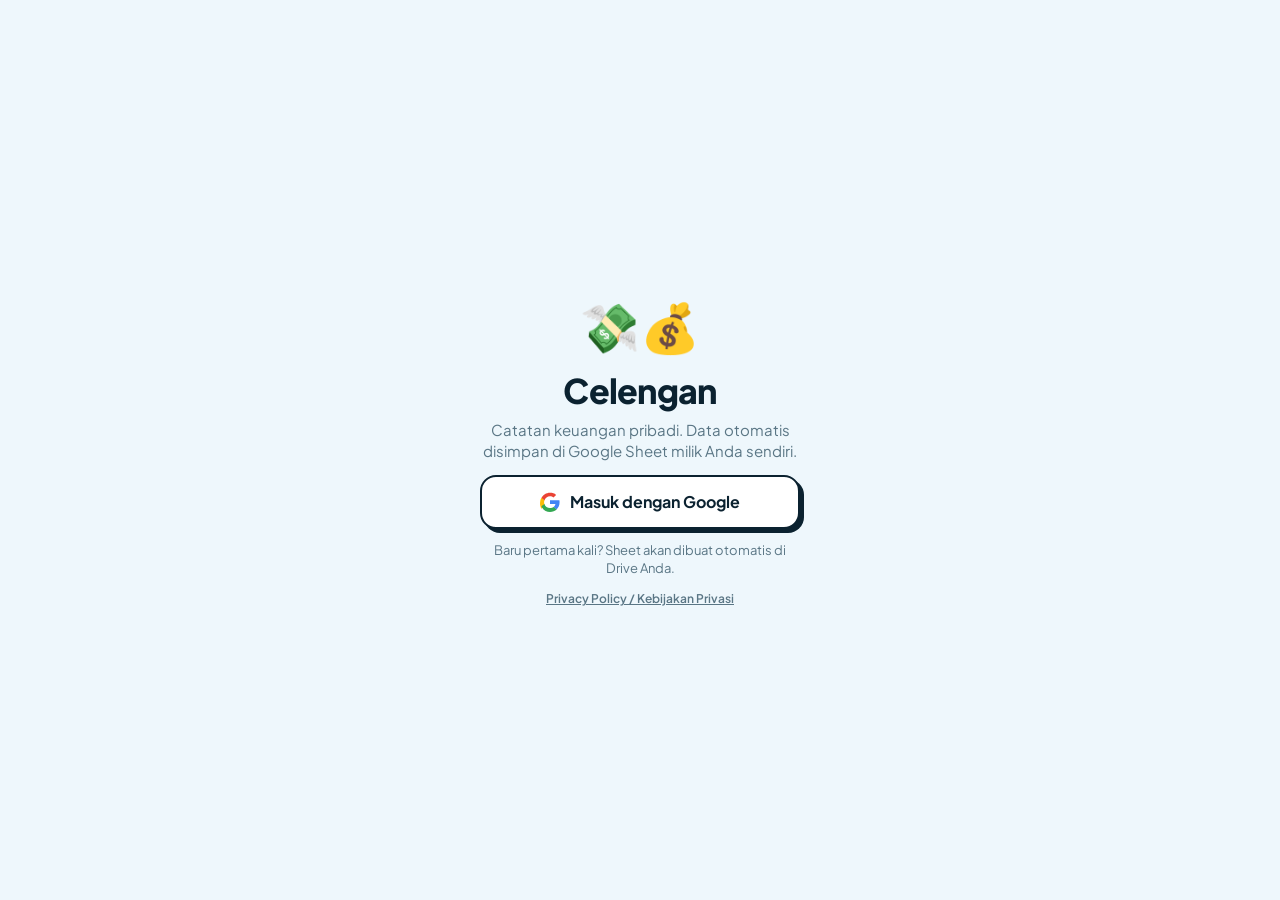
<file: index.html>
<!DOCTYPE html>
<html lang="id">
<head>
<meta charset="utf-8">
<meta name="viewport" content="width=device-width,initial-scale=1,viewport-fit=cover">
<meta name="theme-color" content="#9dc03f">
<meta name="mobile-web-app-capable" content="yes">
<meta name="apple-mobile-web-app-capable" content="yes">
<meta name="apple-mobile-web-app-status-bar-style" content="black">
<meta name="apple-mobile-web-app-title" content="Celengan">
<link rel="manifest" href="manifest.json">
<link rel="icon" href="icon-192.png">
<link rel="apple-touch-icon" href="icon-192.png">
<title>Celengan</title>
<style>
:root{--bg:#000;--c:#1c1c1e;--c2:#2c2c2e;--g:#0bc78d;--gd:#06935f;--y:#ffd60a;--t:#f5f5f7;--m:#98989f;--r:#ff453a;--l:#2c2c2e;color-scheme:dark;--ease:cubic-bezier(.32,.72,0,1);--spring:cubic-bezier(.34,1.56,.64,1)}
*{box-sizing:border-box;-webkit-tap-highlight-color:transparent}[hidden]{display:none!important}
html{-webkit-text-size-adjust:100%}
body{margin:0;background:radial-gradient(120% 50% at 50% -8%,#0d2a23 0,#000 62%) fixed,#000;color:var(--t);font:15px/1.4 -apple-system,BlinkMacSystemFont,"SF Pro Text",system-ui,sans-serif;font-variant-numeric:tabular-nums;-webkit-font-smoothing:antialiased;padding-bottom:calc(90px + env(safe-area-inset-bottom));overscroll-behavior-y:none}
button,select,input{touch-action:manipulation}
.w{max-width:520px;margin:auto;padding:16px;padding-top:calc(16px + env(safe-area-inset-top))}
h1{font-size:34px;font-weight:800;letter-spacing:-.02em;margin:2px 0 12px}h3{margin:18px 0 10px}
.mt{color:var(--m)}.in{color:var(--g)}.out{color:var(--r)}.warn{color:var(--y)}
.rw{display:flex;justify-content:space-between;align-items:center;gap:10px}
.chips{display:flex;gap:10px;overflow-x:auto;margin:0 -16px 14px;padding:0 16px;scrollbar-width:none}
.chips::-webkit-scrollbar{display:none}
.chip{flex:none;background:var(--c);color:var(--m);border-radius:99px;padding:8px 16px;border:0;font:inherit;font-size:14px;min-height:40px}
.chip.on{background:var(--g);color:#fff;font-weight:700}
.hero{background:linear-gradient(145deg,#12d9a0,#079a73 55%,#056a52);border-radius:28px;padding:22px;margin-bottom:14px;box-shadow:0 14px 32px #0bc78d30,inset 0 1px 0 #ffffff40;position:relative;overflow:hidden}
.hero:before{content:"";position:absolute;right:-50px;top:-70px;width:200px;height:200px;border-radius:50%;background:#ffffff1c}
.hero>*{position:relative}
.hero small{opacity:.85}.big{font-size:clamp(26px,8vw,36px);letter-spacing:-.02em;font-weight:800;margin:4px 0 16px;display:flex;justify-content:space-between;align-items:center;gap:8px;min-width:0}
.eye{background:#ffffff26;border:0;border-radius:12px;padding:6px 10px;font-size:16px;min-height:36px}
.pp{display:flex;gap:10px}.pp div{flex:1;background:#00000028;-webkit-backdrop-filter:blur(8px);backdrop-filter:blur(8px);border-radius:18px;padding:12px}.pp b{display:block;font-size:17px}.pp small{font-weight:600}
.card{background:var(--c);border-radius:22px;padding:16px;margin-bottom:14px;box-shadow:inset 0 1px 0 #ffffff0d}
.empty{text-align:center;padding:36px 16px}
.day{color:var(--m);font-size:12px;font-weight:600;text-transform:uppercase;letter-spacing:.06em;margin:22px 6px 8px}
.it{display:flex;align-items:center;gap:12px;padding:10px 0}
.it .g{flex:1;min-width:0}.it small{color:var(--m);display:block}
.it small.in{color:var(--g)}.it small.out{color:var(--r)}.it small.warn{color:var(--y)}
.ic{width:40px;height:40px;border-radius:12px;display:grid;place-items:center;font-size:20px;flex:none;object-fit:cover;font-weight:700}
.pie{width:180px;height:180px;border-radius:50%;margin:16px auto;position:relative}
.pie:after{content:"";position:absolute;inset:36px;background:var(--c);border-radius:50%}
.dot{width:12px;height:12px;border-radius:4px;flex:none}
.bars{display:flex;gap:8px;height:120px;margin-top:12px}
.bars div{flex:1;height:100%;display:flex;flex-direction:column;justify-content:flex-end;align-items:center}
.bars i{width:100%;background:var(--r);border-radius:8px 8px 3px 3px;min-height:3px}.bars small{color:var(--m);font-size:11px;margin-top:4px}
nav{position:fixed;bottom:0;left:0;right:0;width:100%;background:#1c1c1ecc;-webkit-backdrop-filter:saturate(180%) blur(24px);backdrop-filter:saturate(180%) blur(24px);display:flex;gap:4px;padding:8px max(8px,env(safe-area-inset-right)) calc(8px + env(safe-area-inset-bottom)) max(8px,env(safe-area-inset-left));border-top:.5px solid #ffffff1f;z-index:5}
nav button{flex:1;min-width:0;background:none;border:0;color:var(--m);padding:8px 0;font:inherit;font-size:10.5px;font-weight:500;border-radius:14px;min-height:48px}
nav span{display:block;font-size:20px}nav .on{color:var(--g);font-weight:700}
.fab{position:fixed;right:18px;bottom:calc(92px + env(safe-area-inset-bottom));width:58px;height:58px;border-radius:50%;border:0;background:linear-gradient(145deg,#12d9a0,#0bc78d);color:#fff;font-size:34px;font-weight:300;box-shadow:0 10px 24px #0bc78d55;z-index:4}
.md{position:fixed;inset:0;background:var(--bg);z-index:9;overflow:auto;overscroll-behavior:contain;transform:translateY(100%);visibility:hidden;transition:transform .38s var(--ease),visibility 0s linear .38s}.md.o{transform:none;visibility:visible;transition:transform .38s var(--ease),visibility 0s}
#mb{width:100%;max-width:520px;margin:auto;padding-bottom:calc(30px + env(safe-area-inset-bottom))}
.mh{background:linear-gradient(160deg,#12d9a0,#079a73 60%,#056a52);border-radius:0 0 28px 28px;padding:calc(14px + env(safe-area-inset-top)) 16px 18px;color:#fff}
.mh .tt{font-size:18px;font-weight:700}.mh .x{color:#fff;font-size:22px}
.seg{display:flex;background:#00000040;border-radius:12px;padding:3px;margin:12px 0}
.seg button{flex:1;border:0;background:none;color:#ffffffcc;padding:8px 4px;border-radius:10px;font:inherit;font-size:14px;min-height:38px}.seg .on{background:#fff;color:#067a5b;font-weight:700;box-shadow:0 2px 6px #0003}
.amt{width:100%;background:none;border:0;color:#fff;font-size:40px;font-weight:700;outline:0;padding:0}.amt::placeholder{color:#ffffff80}
.fr{display:flex;align-items:center;justify-content:space-between;gap:12px;padding:14px 0;border-bottom:.5px solid #ffffff1f;min-height:52px}.fr>span{color:var(--m)}
.fr select,.fr input{background:none;border:0;color:var(--t);font:inherit;font-size:16px;text-align:right;max-width:68%;min-width:0;outline:0}
.fr select option,.fr select optgroup{background:var(--c);color:var(--t)}
.lb{color:var(--m);margin:16px 0 8px}
.cg{display:flex;flex-wrap:wrap;gap:8px}
.ch{background:var(--c2);color:var(--t);border:1.5px solid transparent;border-radius:14px;padding:9px 12px;font:inherit;min-height:44px}.ch.on{border-color:var(--g);color:var(--g)}
.sv{width:100%;margin-top:24px;background:linear-gradient(145deg,#12d9a0,#0bc78d);color:#fff;border:0;border-radius:14px;padding:15px;font:inherit;font-weight:700;min-height:50px;box-shadow:0 6px 16px #0bc78d33}
.sv:disabled{opacity:.6}
.x{background:none;border:0;color:var(--r);font:inherit;padding:6px;min-height:36px}
.stk{display:flex;height:8px;border-radius:99px;overflow:hidden;background:var(--c2);margin:10px 0}.stk i{display:block;height:100%}
button:focus-visible,select:focus-visible,input:focus-visible{outline:2px solid var(--g);outline-offset:2px}
.sw{position:relative;width:48px;height:28px;flex:none;display:inline-block}
.sw input{position:absolute;inset:-8px;opacity:0;width:calc(100% + 16px);height:calc(100% + 16px);margin:0;z-index:1;cursor:pointer;max-width:none}
.sw i{position:absolute;inset:0;background:#4a4a4a;border-radius:99px;transition:.2s}
.sw i:after{content:"";position:absolute;left:3px;top:3px;width:22px;height:22px;border-radius:50%;background:#fff;transition:.2s}
.sw input:checked+i{background:#34c759}.sw input:checked+i:after{transform:translateX(20px)}
.lk{position:fixed;inset:0;background:var(--bg);z-index:20;display:flex;align-items:center;justify-content:center;padding:calc(20px + env(safe-area-inset-top)) 20px calc(20px + env(safe-area-inset-bottom));overflow:auto}
.lkb{width:100%;max-width:320px;text-align:center}
.lkb h1{margin:8px 0 4px}.lkb .lg{font-size:48px}
.dots{display:flex;gap:14px;justify-content:center;margin:18px 0 8px;height:16px}
.dots i{width:14px;height:14px;border-radius:50%;border:2px solid var(--m)}.dots i.f{background:var(--g);border-color:var(--g)}
.kp{display:grid;grid-template-columns:repeat(3,1fr);gap:12px;margin-top:12px}
.kp button{height:66px;border-radius:22px;border:0;background:var(--c2);color:var(--t);font:inherit;font-size:26px;font-weight:600}
.kp button:active{background:var(--gd)}.kp .ok{background:var(--g);color:#fff}
/* animasi ala iOS */
button,.chip,.ch,.sv,.x{transition:transform .2s var(--ease),opacity .2s,background-color .25s,color .25s,border-color .25s}
button:active{transform:scale(.95);opacity:.8}
.sv:active{transform:scale(.98)}
.fab{transition:transform .35s var(--spring),opacity .25s}
.fab:active{transform:scale(.88);opacity:1}
.fab.h{transform:scale(.3);opacity:0;pointer-events:none}
.it[onclick]{transition:opacity .15s}.it[onclick]:active{opacity:.5}
.card[onclick]{transition:transform .2s var(--ease),background-color .2s}.card[onclick]:active{transform:scale(.985);background:#2a2a2c}
nav button span{transition:transform .35s var(--spring)}
nav .on span{transform:translateY(-2px) scale(1.18)}
nav:not([hidden]){animation:navin .45s var(--ease)}
.sw i,.sw i:after{transition:background-color .25s,transform .3s var(--spring)}
@keyframes inF{from{opacity:0;transform:translateX(30px)}}
@keyframes inB{from{opacity:0;transform:translateX(-30px)}}
@keyframes inU{from{opacity:0;transform:translateY(12px)}}
@keyframes grow{from{transform:scaleX(0)}}
@keyframes growY{from{transform:scaleY(0)}}
@keyframes navin{from{transform:translateY(100%)}}
@keyframes fade{from{opacity:0}}
@keyframes pop{0%{transform:scale(.4)}60%{transform:scale(1.35)}100%{transform:scale(1)}}
@keyframes shake{20%,60%{transform:translateX(-9px)}40%,80%{transform:translateX(9px)}}
@keyframes spin{to{transform:rotate(360deg)}}
#ap.f{animation:inF .4s var(--ease)}
#ap.b{animation:inB .4s var(--ease)}
#ap.enter>*{animation:inU .45s var(--ease) both}
#ap.enter>*:nth-child(2){animation-delay:.04s}#ap.enter>*:nth-child(3){animation-delay:.08s}#ap.enter>*:nth-child(4){animation-delay:.12s}
#ap.enter>*:nth-child(5){animation-delay:.16s}#ap.enter>*:nth-child(n+6){animation-delay:.2s}
#ap.enter .stk i{transform-origin:left;animation:grow .7s var(--ease) .15s both}
#ap.enter .bars i{transform-origin:bottom;animation:growY .7s var(--ease) .15s both}
.lk:not([hidden]){animation:fade .25s}
.dots i{transition:background-color .15s,border-color .15s}
.dots i.n{animation:pop .25s var(--spring)}
.dots.sh{animation:shake .4s}
/* pengaturan ala iOS */
.nb{margin:0 0 2px}
.bk{background:none;border:0;color:var(--g);font:inherit;font-size:17px;padding:8px 6px 8px 0;min-height:40px}
.gl{color:var(--m);font-size:13px;text-transform:uppercase;letter-spacing:.04em;margin:18px 4px 8px}
.grp{background:var(--c);border-radius:22px;overflow:hidden}
.grp>.it{padding:12px 14px}.grp>.it+.it{border-top:.5px solid #ffffff1a}
.row2{display:flex;align-items:center;gap:12px;padding:12px 14px;transition:background-color .2s}
.row2+.row2{border-top:.5px solid #ffffff1a}
.row2:active{background:var(--c2)}
.row2 .g{flex:1;min-width:0}
.chev{color:var(--m);font-size:22px;line-height:1}
/* popup mini sukses / gagal */
.ts{position:fixed;top:calc(10px + env(safe-area-inset-top));left:50%;z-index:30;max-width:min(92vw,420px);display:flex;align-items:center;gap:8px;background:#2c2c2ee8;-webkit-backdrop-filter:blur(20px);backdrop-filter:blur(20px);border:.5px solid #ffffff24;border-radius:99px;padding:10px 18px;font-size:14px;font-weight:600;box-shadow:0 10px 30px #0009;transform:translate(-50%,-160%);opacity:0;pointer-events:none;transition:transform .45s var(--spring),opacity .25s}
.ts.on{transform:translate(-50%,0);opacity:1;pointer-events:auto}
.ts.ok{color:var(--g)}.ts.bad{color:var(--r);border-radius:18px}
.sp{display:inline-block;flex:none;width:14px;height:14px;border:2px solid #ffffff44;border-top-color:var(--g);border-radius:50%;animation:spin .7s linear infinite}
/* tata letak */
#ap{width:100%;min-width:0;color:var(--t)}
#ap>*{min-width:0}
.card,.hero,.grp{overflow-wrap:anywhere}
.it .g,.row2 .g{overflow-wrap:anywhere;word-break:break-word}
.chips{overscroll-behavior-x:contain;-webkit-overflow-scrolling:touch}
@media (max-width:360px){
  .w{padding-left:12px;padding-right:12px}
  .chips{margin-left:-12px;margin-right:-12px;padding-left:12px;padding-right:12px}
  h1{font-size:28px}
  .hero{padding:18px}
  .pp{gap:8px}.pp div{padding:10px}.pp b{font-size:15px}
  .chip{padding:8px 14px}
  nav{gap:2px}nav span{font-size:18px}
  .fr{gap:8px}.fr select,.fr input{max-width:64%;font-size:15px}
  .amt{font-size:34px}
}
/* iPad portrait */
@media (min-width:700px){
  .w,#mb{max-width:640px}
  .md{background:#0009;-webkit-backdrop-filter:blur(4px);backdrop-filter:blur(4px)}
  #mb{background:var(--bg);margin:5vh auto;border-radius:28px;overflow:hidden;box-shadow:0 0 40px #0008}
  .mh{border-radius:0}
  nav{left:0;right:0;margin:0 auto;bottom:calc(12px + env(safe-area-inset-bottom));width:min(calc(100% - 48px),480px);border-radius:26px;border:.5px solid #ffffff24}
  .fab{bottom:calc(104px + env(safe-area-inset-bottom));right:max(18px,calc((100vw - 640px)/2 + 18px))}
  body{padding-bottom:calc(130px + env(safe-area-inset-bottom))}
}
/* iPad landscape / layar lebar: tab bar jadi sidebar */
@media (min-width:1024px){
  body{padding-left:108px;padding-bottom:40px}
  nav{top:0;bottom:0;left:0;right:auto;margin:0;width:108px;flex-direction:column;justify-content:center;gap:10px;padding:20px 10px;border-radius:0;border:0;border-right:.5px solid #ffffff1f}
  nav button{flex:none;min-height:68px}
  .w,#mb{max-width:720px}
  .fab{bottom:32px;right:max(24px,calc((100vw - 108px - 720px)/2 + 18px))}
}
@media (prefers-reduced-motion:reduce){*,*:before,*:after{animation:none!important;transition:none!important}}
</style>
  <link rel="preconnect" href="https://fonts.googleapis.com"><link rel="preconnect" href="https://fonts.gstatic.com" crossorigin>
<link href="https://fonts.googleapis.com/css2?family=Space+Grotesk:wght@400;500;700&family=Space+Mono:wght@400;700&display=swap" rel="stylesheet">
<link rel="stylesheet" href="tema.css">
<script>try{document.documentElement.dataset.tema=localStorage.getItem('tema')||'hijau'}catch(e){}</script>
<script src="https://accounts.google.com/gsi/client" async defer></script>
<script src="sheets-api.js"></script>
</head>
<body>
<div id="ap" class="w"></div>
<nav id="nv" hidden></nav>
<button class="fab h" id="fab" aria-label="Tambah">+</button>
<div class="md" id="md"><div id="mb"></div></div>
<div class="lk" id="lk" hidden></div>
<div class="ts" id="ts" role="status" aria-live="polite"></div>

<script>

const $=s=>document.querySelector(s);
const esc=s=>String(s??'').replace(/[&<>"']/g,c=>({'&':'&amp;','<':'&lt;','>':'&gt;','"':'&quot;',"'":'&#39;'}[c]));
const rp=n=>(n<0?'-':'')+'Rp'+Math.abs(Math.round(n)).toLocaleString('id-ID');
const BL=['Jan','Feb','Mar','Apr','Mei','Jun','Jul','Agu','Sep','Okt','Nov','Des'];
const COL=['#f59e0b','#eab308','#22c55e','#14b8a6','#ec4899','#a855f7','#3b82f6','#ef4444'];
const ICO=[[/makan|food|minum/i,'🍔'],[/transport|bensin|ojek/i,'🚌'],[/grocer|harian/i,'🛒'],[/tagih|bill|listrik|pulsa/i,'🧾'],
  [/hibur|entertain|game/i,'🎬'],[/keluarga|family/i,'👨‍👩‍👧'],[/shop|belanja/i,'🛍️'],[/gaji|salary/i,'💼'],[/bonus|hadiah/i,'🎁']];
const kcol=n=>COL[[...String(n)].reduce((a,c)=>a+c.charCodeAt(0),0)%8];
const emj=n=>(ICO.find(([r])=>r.test(n))||[0,'🏷️'])[1];
const ic=c=>`<div class="ic" style="background:${kcol(c.id||c.nama)}33">${esc(c.ikon||emj(c.nama))}</div>`;
const lgo=b=>b.logo?`<img class="ic" src="${esc(b.logo)}" alt="">`:`<div class="ic" style="background:${kcol(b.id||b.nama)}33;color:${kcol(b.id||b.nama)}">${esc(String(b.nama||'?')[0])}</div>`;
const today=()=>new Date().toLocaleDateString('sv');
const nowT=()=>new Date().toTimeString().slice(0,5);
const sw=(on,h)=>`<label class="sw" onclick="event.stopPropagation()"><input type="checkbox" ${on?'checked':''} onchange="${h}"><i></i></label>`;
const EMPTY={banks:[],cats:[],trx:[],ang:[],aset:[],utang:[],rutin:[],target:[],service:[],riw:[]};

  const TEMA={hijau:['Hijau','#9dc03f'],biru:['Biru','#5b96ea'],oranye:['Oranye','#f4694b'],kuning:['Kuning','#f2b233'],pink:['Pink','#f58ac0'],ungu:['Ungu','#a58bf0'],tosca:['Tosca','#3fd0c0'],merah:['Merah','#e8453c'],krem:['Krem','#e6dfc8']};
let tema='hijau';try{tema=localStorage.getItem('tema')||'hijau'}catch(e){}
function setTema(k,x){
  if(!TEMA[k])k='hijau';tema=k;document.documentElement.dataset.tema=k;
  const m=document.querySelector('meta[name=theme-color]');if(m)m.content=TEMA[k][1];
  try{localStorage.setItem('tema',k)}catch(e){}
  if(!x)draw();
}
setTema(tema,1);
const mi=b=>b.logo?`<img class="mi" src="${esc(b.logo)}" alt="">`:`<i class="mi" style="background:${kcol(b.id||b.nama)}">${esc(String(b.nama||'?')[0])}</i>`;
const bm=i=>{const a=isA(i),o=a?S.aset.find(x=>x.id==String(i).slice(2)):S.banks.find(x=>x.id==i);
  return `<span class="bm">${o?mi(o):''}${esc(o?o.nama:a?'(aset dihapus)':'(dompet dihapus)')}</span>`};
function pick(w,k,as){
  const O=w=='F'?F:R,
    li=(v,o)=>`<button class="po ${O[k]==v?'on':''}" onclick="pset('${w}','${k}','${v}')">${mi(o)}<span class="g">${esc(o.nama)}</span><small>${rp(o.saldo??o.nilai)}</small></button>`;
  const d=document.createElement('div');d.className='pl';d.id='pl';
  d.onclick=e=>{if(e.target==d)d.remove()};
  d.innerHTML=`<div class="plb"><p class="gl">Dompet</p>${S.banks.map(b=>li(b.id,b)).join('')}`+
    (as&&S.aset.length?`<p class="gl">Aset / investasi</p>${S.aset.map(a=>li('a:'+a.id,a)).join('')}`:'')+`</div>`;
  document.body.appendChild(d);
}
function pset(w,k,v){(w=='F'?F:R)[k]=v;$('#pl').remove();w=='F'?fr():rr()}

let S={...EMPTY},tab='trx',sub='bersih',pg='',ym=today().slice(0,7),hide=false,F={},R={},LG,LGP,busy=false;
const bn=i=>(S.banks.find(b=>b.id==i)||{nama:'(dompet dihapus)'}).nama;
const isA=i=>String(i).startsWith('a:');   // tujuan transfer berupa aset: "a:<id aset>"
const bn2=i=>isA(i)?(S.aset.find(a=>a.id==String(i).slice(2))||{nama:'(aset dihapus)'}).nama:bn(i);
const mt=()=>S.trx.filter(t=>String(t.tanggal).startsWith(ym));
const sum=(l,tp)=>l.filter(t=>t.tipe==tp&&t.kategori!='adj').reduce((a,t)=>a+Number(t.jumlah),0)+(tp=='keluar'?l.filter(t=>t.tipe=='transfer').reduce((a,t)=>a+Number(t.biaya||0),0):0);
const bTot=()=>S.banks.reduce((a,b)=>a+Number(b.saldo),0);
const aTot=()=>S.aset.filter(a=>a.aktif!==false).reduce((a,x)=>a+Number(x.nilai),0);
const adj=(id,v)=>{const b=S.banks.find(x=>x.id==id);if(b)b.saldo=Number(b.saldo)+v};
const adjA=(id,v)=>{const a=S.aset.find(x=>x.id==String(id).slice(2));if(a)a.nilai=Number(a.nilai)+v};
function applyTrx(t,s){   // sama dengan Code.gs: dipakai untuk update lokal instan
  const j=Number(t.jumlah)*s,f=Number(t.biaya||0)*s;
  if(t.tipe=='masuk')adj(t.bank,j);else if(t.tipe=='keluar')adj(t.bank,-j);
  else{adj(t.bank,-j-f);isA(t.bank2)?adjA(t.bank2,j):adj(t.bank2,j)}
}
const total=()=>bTot();   // total saldo = dompet saja; aset (investasi) hanya masuk nilai bersih

/* ---------- API & Login Google (tanpa PIN) ---------- */
const GOOGLE_SVG='<svg width="20" height="20" viewBox="0 0 24 24"><path fill="#EA4335" d="M12 5c1.6 0 3.1.6 4.2 1.6l3.1-3.1C17.4 1.7 14.9 1 12 1 7.4 1 3.5 3.6 1.6 7.4l3.7 2.8C6.2 7.2 8.9 5 12 5z"/><path fill="#4285F4" d="M23.5 12.3c0-.8-.1-1.6-.2-2.3H12v4.5h6.5c-.3 1.5-1.1 2.8-2.4 3.6l3.7 2.9c2.2-2 3.7-5 3.7-8.7z"/><path fill="#FBBC05" d="M5.3 14.8c-.2-.8-.4-1.6-.4-2.5s.2-1.7.4-2.5L1.6 7C.6 9 0 11.2 0 13.5s.6 4.5 1.6 6.5l3.7-2.9v-2.3z"/><path fill="#34A853" d="M12 24c3.2 0 6-1.1 8-3l-3.7-2.9c-1.1.7-2.5 1.2-4.3 1.2-3.1 0-5.8-2.1-6.7-5l-3.7 2.9C3.5 21.4 7.4 24 12 24z"/></svg>';

async function api(a,d={},keep){
  const j=await SheetsAPI.call(a,d);
  if(!(keep&&Q.length)){S={...EMPTY,...j};SheetsAPI.saveCachedData(S)}
  return j.r;
}
function fail(e){if(e.auth||e.oauth)lock(e.message);else alert(e.message)}

/* ---------- antrean latar belakang: simpan ke Sheet tetap jalan walau pindah menu ---------- */
let Q=[],qb=false,qf=false,tt;
const SP='<i class="sp"></i>';
function toast(h,c,ms){const t=$('#ts');clearTimeout(tt);t.className='ts on '+(c||'');t.innerHTML=h;if(ms)tt=setTimeout(()=>t.classList.remove('on'),ms)}
function run(a,d,btn,local){closeM();bg(a,d,local)}
function bg(a,d,local){
  if(local)local();
  Q.push({a,d});draw();
  if(!qf)toast(SP+'Menyimpan'+(Q.length>1?' ('+Q.length+')':'')+'…','');
  pump();
}
async function pump(){
  if(qb)return;qb=true;
  while(Q.length){
    const j=Q.shift();
    try{await api(j.a,j.d,true);if(!qf)Q.length?toast(SP+'Menyimpan…',''):toast('✓ Tersimpan','ok',2200)}
    catch(e){
      if(e.oauth){
        Q.unshift(j);qb=false;qf=true;
        toast('⚠ Sesi Google habis. <button class="x" style="padding:2px 6px;color:var(--p)" onclick="reconnectGoogle()">Sambung ulang</button>','bad',0);
        return;
      }
      if(e.auth){Q=[];qb=false;qf=false;$('#ts').classList.remove('on');return lock(e.message)}
      qf=true;toast('✕ Gagal menyimpan: '+esc(e.message),'bad',6000);
    }
  }
  qb=false;if(!SheetsAPI.hasUser())return;
  if(qf){qf=false;try{await api('getAll')}catch(e){}}   // gagal: ambil ulang data asli dari Sheet
  draw();
}
async function reconnectGoogle(forceSelect=false){
  try{
    toast(SP+'Menyambung ulang…','');
    await SheetsAPI.reconnect(!!forceSelect);
    await SheetsAPI.verifySessionLicense();
    qf=false;
    if(Q.length){await pump();}
    else{await api('getAll');draw();toast('✓ Tersinkron dengan Google Drive','ok',2200);}
  }catch(e){
    if(e.needLicense)return licenseUI('');
    toast('✕ '+esc(e.message)+' <button class="x" style="padding:2px 6px;color:var(--p)" onclick="reconnectGoogle(1)">Coba lagi</button>','bad',0);
  }
}
addEventListener('beforeunload',e=>{if(Q.length||qb){e.preventDefault();e.returnValue=''}});
function delTrx(id){
  if(!confirm('Hapus transaksi ini? Saldo akan dikembalikan.'))return;
  run('delTrx',{id},0,()=>{const t=S.trx.find(x=>x.id==id);if(t){applyTrx(t,-1);S.trx=S.trx.filter(x=>x!=t)}});
}

async function init(){
  if(!SheetsAPI.hasUser())return googleLoginUI();
  const cached=SheetsAPI.getCachedData();
  if(!SheetsAPI.hasToken()){
    if(cached&&SheetsAPI.hasVerifiedLicense()){
      S={...EMPTY,...cached};draw('x');
      toast('⚠ Sesi Google habis. <button class="x" style="padding:2px 6px;color:var(--p)" onclick="reconnectGoogle()">Sambung ulang</button>','bad',0);
      return;
    }
    return googleLoginUI();
  }
  if(cached&&SheetsAPI.hasVerifiedLicense()){S={...EMPTY,...cached};draw('x');}
  else{$('#ap').innerHTML='<div class="ld"><b>Memuat data dari Google Drive…</b></div>';}
  try{
    await SheetsAPI.verifySessionLicense();
    await api('getAll');draw(cached?'':'x');
  }catch(e){
    if(e.needLicense)return licenseUI('');
    if(e.auth||e.oauth){
      if(cached){toast('⚠ Sesi Google habis. <button class="x" style="padding:2px 6px;color:var(--p)" onclick="reconnectGoogle()">Sambung ulang</button>','bad',0);return;}
      return lock(e.message);
    }
    if(!cached)$('#ap').innerHTML=`<div class="card"><b class="out">Gagal memuat data</b><p class="mt">${esc(e.message)}</p>
      <button class="sv" style="margin-top:8px" onclick="init()">Coba lagi</button></div>`;
  }
}
function googleLoginUI(msg='',status=''){
  $('#lk').hidden=false;
  const okCfg=SheetsAPI.isClientConfigured(),u=SheetsAPI.getUser();
  $('#lk').innerHTML=`<div class="lkb"><div class="lg">💸💰</div><h1>Celengan</h1>
    <p class="mt" style="margin:0 0 14px">Catatan keuangan pribadi. Data otomatis disimpan di Google Sheet milik Anda sendiri.</p>
    ${u&&u.email?`<div class="upill">${esc(u.email)}</div>`:''}
    ${okCfg?'':`<div class="gcfg"><b style="font-size:13px">Pengaturan Developer (Sekali saja)</b>
      <p class="mt" style="font-size:12px;margin:4px 0">Tempel Google OAuth Client ID Anda, atau isi di file <code>sheets-api.js</code>.</p>
      <input id="gcid" placeholder="xxxx.apps.googleusercontent.com" value="${esc(SheetsAPI.getClientId().startsWith('GANTI_')?'':SheetsAPI.getClientId())}">
      <button class="sv" style="margin-top:4px;padding:10px;min-height:40px" onclick="saveClientIdUI()">Simpan Client ID</button></div>`}
    <button class="gbtn" style="margin-top:10px" onclick="startGoogleLogin(${u&&u.email?'true':'false'})" ${busy||!okCfg?'disabled':''}>${busy?SP+'<span>'+esc(status||'Menghubungkan…')+'</span>':GOOGLE_SVG+'<span>'+(u&&u.email?'Lanjutkan dengan Google':'Masuk dengan Google')+'</span>'}</button>
    ${u&&u.email&&!busy?`<button class="lksub" onclick="switchGoogleAccount()">Ganti akun Google</button>`:''}
    <p class="${msg?'out':'mt'}" style="min-height:22px;margin:12px 0 0;font-size:13px">${esc(msg||(okCfg?(u&&u.email?'Sesi berakhir. Ketuk tombol di atas untuk masuk kembali.':'Baru pertama kali? Sheet akan dibuat otomatis di Drive Anda.'):''))}</p>
    <p style="margin:14px 0 0;font-size:12px"><a href="privacy.html" target="_blank" rel="noopener" style="color:var(--m);font-weight:600">Privacy Policy / Kebijakan Privasi</a></p></div>`;
}
function licenseUI(msg='',status=''){
  $('#lk').hidden=false;
  const email=SheetsAPI.getPendingEmail(),shop=SheetsAPI.getLynkUrl();
  $('#lk').innerHTML=`<div class="lkb"><div class="lg">🎟️</div><h1>Aktivasi Lisensi</h1>
    ${email?`<div class="upill">${esc(email)}</div>`:''}
    <p class="mt" style="margin:8px 0 0;font-size:13px">Akun ini belum terdaftar aktif. Masukkan <b>Kode Lisensi</b> dari pembelian Anda di Lynk.id.</p>
    <div class="gcfg" style="margin:14px 0 8px">
      <input id="lickey" placeholder="CLG-XXXX-XXXX" autocomplete="off" style="text-transform:uppercase;text-align:center;font-weight:700;letter-spacing:.08em" ${busy?'disabled':''}>
      <button class="sv" style="margin-top:4px;padding:12px;min-height:44px" onclick="submitLicenseKey()" ${busy?'disabled':''}>${busy?SP+' '+esc(status||'Memverifikasi…'):'Aktifkan Lisensi'}</button>
    </div>
    ${shop?`<a class="gbtn" href="${esc(shop)}" target="_blank" rel="noopener" style="text-decoration:none;margin-top:8px">🛒 Beli Lisensi di Lynk.id</a>`:''}
    <button class="lksub" onclick="switchGoogleAccount()">Ganti akun Google</button>
    <p class="${msg?'out':'mt'}" style="min-height:22px;margin:10px 0 0;font-size:13px">${esc(msg)}</p></div>`;
}
async function submitLicenseKey(){
  if(busy)return;
  const code=($('#lickey').value||'').trim().toUpperCase();
  if(!code)return licenseUI('Masukkan kode lisensi terlebih dahulu.');
  busy=true;licenseUI('','Mengaktifkan lisensi…');
  try{
    const res=await SheetsAPI.activateLicense(code,s=>licenseUI('',s));
    await api('login');
    busy=false;$('#lk').hidden=true;draw('x');
    toast(res.isNew?'✓ Lisensi aktif & Sheet dibuat di Drive Anda!':'✓ Lisensi berhasil diaktifkan!','ok',3200);
  }catch(e){
    busy=false;licenseUI(e.message||'Gagal mengaktifkan lisensi.');
  }
}
function saveClientIdUI(){
  const v=($('#gcid').value||'').trim();
  if(!v||!v.includes('.apps.googleusercontent.com'))return alert('Masukkan Google Client ID yang valid (*.apps.googleusercontent.com)');
  SheetsAPI.setClientId(v);googleLoginUI();
}
async function startGoogleLogin(resume=false){
  if(busy)return;busy=true;googleLoginUI('','Membuka login Google…');
  try{
    const res=await SheetsAPI.signIn(s=>googleLoginUI('',s),resume?'':'select_account');
    await api('login');
    busy=false;$('#lk').hidden=true;draw('x');
    if(res.isNew)toast('✓ Sheet baru dibuat di Google Drive Anda!','ok',3200);
  }catch(e){
    busy=false;
    if(e.needLicense)return licenseUI('');
    googleLoginUI(e.message||'Gagal masuk dengan Google');
  }
}
function switchGoogleAccount(){
  if(!confirm('Ganti akun Google?'))return;
  SheetsAPI.signOut();lock();
}
function lock(msg=''){
  Q=[];S={...EMPTY};closeM();$('#ap').innerHTML='';$('#nv').hidden=true;$('#fab').classList.add('h');
  googleLoginUI(msg);
}

/* ---------- komponen ---------- */
function chips(){
  const n=new Date(),a=[];
  for(let i=11;i>=0;i--)a.push(new Date(n.getFullYear(),n.getMonth()-i,1));
  return `<div class="chips">${a.map(d=>{const k=d.getFullYear()+'-'+String(d.getMonth()+1).padStart(2,'0');
    return `<button class="chip ${k==ym?'on':''}" onclick="ym='${k}';draw()">${BL[d.getMonth()]} ${d.getFullYear()}</button>`}).join('')}</div>`;
}
const row=t=>{
  const k=S.cats.find(c=>c.id==t.kategori),tr=t.tipe=='transfer',m=t.tipe=='masuk';
  return `<div class="it" onclick="trxForm('${t.id}')">
    ${tr?'<div class="ic" style="background:#ffffff1f">🔁</div>':t.kategori=='adj'?'<div class="ic" style="background:#ffffff1f">⚖️</div>':ic(k||{nama:'?'})}
    <div class="g"><b>${tr?bm(t.bank)+' → '+bm(t.bank2):esc(k?k.nama:t.kategori=='adj'?'Penyesuaian saldo':'Tanpa kategori')}</b>
    <small>${t.jam?esc(t.jam)+' · ':''}${tr?'Transfer'+(t.biaya>0?' · admin '+rp(t.biaya):''):bm(t.bank)}${t.catatan?' · '+esc(t.catatan):''}</small></div>
    <b class="${m?'in':tr?'':'out'}">${m?'+':tr?'':'-'}${rp(t.jumlah)}</b></div>`;
};
const donut=(l,tipe,judul)=>{
  const m={};
  l.filter(t=>t.tipe==tipe&&t.kategori!='adj').forEach(t=>{const c=S.cats.find(c=>c.id==t.kategori)||{id:'?',nama:'Tanpa kategori'};
    (m[c.id]=m[c.id]||{c,v:0}).v+=Number(t.jumlah)});
  if(tipe=='keluar')l.filter(t=>t.tipe=='transfer'&&t.biaya>0).forEach(t=>{(m.fee=m.fee||{c:{id:'fee',nama:'Biaya admin'},v:0}).v+=Number(t.biaya)});
  const e=Object.values(m).sort((a,b)=>b.v-a.v),tot=e.reduce((a,x)=>a+x.v,0);let cu=0;
  const g=e.map(({c,v})=>{const s=cu;cu+=v/tot*100;return `${kcol(c.id)} ${s}% ${cu}%`}).join(',');
  return `<div class="card"><div class="rw"><b>${judul}</b><b>${rp(tot)}</b></div>
    ${tot?`<div class="pie" style="background:conic-gradient(${g})"></div>`:'<p class="mt" style="text-align:center;padding:24px 0">Tidak ada data bulan ini</p>'}
    ${e.map(({c,v})=>`<div class="it"><span class="dot" style="background:${kcol(c.id)}"></span><span class="g">${esc(c.nama)}</span><span>${Math.round(v/tot*100)}%</span><b>${rp(v)}</b></div>`).join('')}</div>`;
};

const V={
  trx(){
    const l=mt(),h=x=>hide?'Rp •••••':rp(x),due=S.service.map(serviceDue).filter(x=>x.sisaHari!==null&&x.sisaHari<=7).sort((a,b)=>a.sisaHari-b.sisaHari);
    return `<div class="rw"><h1>Transaksi</h1><button class="hbtn" onclick="go('akun')" aria-label="Akun">👤</button></div>`+chips()+`<div class="hero"><small>Total saldo</small>
      <div class="big">${h(total())}<button class="eye" onclick="hide=!hide;draw()" aria-label="Tampilkan atau sembunyikan saldo">${hide?'🙈':'👁'}</button></div>
      <div class="pp"><div><small>↓ Pemasukan</small><b>${h(sum(l,'masuk'))}</b></div><div><small>↑ Pengeluaran</small><b>${h(sum(l,'keluar'))}</b></div></div></div>`+
      (due.length?`<div class="card" onclick="go('motor')" style="padding:12px 16px"><div class="rw"><span>🔧 <b>${esc(due[0].s.nama)}</b>${due[0].s.kendaraan?' · '+esc(due[0].s.kendaraan):''}${due.length>1?' (+'+(due.length-1)+' lainnya)':''}</span><span class="bdg ${due[0].status}">${due[0].label}</span></div></div>`:'')+
      `<div class="card"><input class="srch" placeholder="Cari catatan atau kategori…" value="${esc(Fq.q)}" oninput="Fq.q=this.value;tl()">
      <div class="rw" style="margin-top:8px"><select class="srch" onchange="Fq.k=this.value;tl()"><option value="">Semua kategori</option>${S.cats.map(c=>`<option value="${c.id}" ${c.id==Fq.k?'selected':''}>${esc(c.nama)} (${c.tipe=='masuk'?'masuk':'keluar'})</option>`).join('')}</select>
      <select class="srch" onchange="Fq.b=this.value;tl()"><option value="">Semua dompet</option>${S.banks.map(b=>`<option value="${b.id}" ${b.id==Fq.b?'selected':''}>${esc(b.nama)}</option>`).join('')}</select></div></div><div id="tl">${trxList()}</div>`;
  },
  ring(){
    const l=mt(),tr=[...Array(6)].map((_,i)=>{
      const d=new Date(+ym.slice(0,4),+ym.slice(5)-1-(5-i),1),k=d.getFullYear()+'-'+String(d.getMonth()+1).padStart(2,'0');
      return [BL[d.getMonth()],sum(S.trx.filter(t=>String(t.tanggal).startsWith(k)),'keluar')];
    }),mx=Math.max(...tr.map(x=>x[1]),1);
    return `<h1>Ringkasan</h1>`+chips()+
      `<div class="card"><div class="rw"><b>Tren pengeluaran</b><small class="mt">6 bulan terakhir</small></div>
      <div class="bars">${tr.map(([m,v])=>`<div><i style="height:${v/mx*100}%"></i><small>${m}</small></div>`).join('')}</div></div>`+
      donut(l,'keluar','Pengeluaran')+donut(l,'masuk','Pemasukan');
  },
  dash(){
    const l=mt().filter(t=>t.tipe=='keluar'),sp=k=>l.filter(t=>t.kategori==k).reduce((a,t)=>a+Number(t.jumlah),0),
      A=S.ang.filter(a=>S.cats.find(c=>c.id==a.kategori)),tb=A.reduce((a,x)=>a+Number(x.jumlah),0),ts=A.reduce((a,x)=>a+sp(x.kategori),0),
      cur=ym==today().slice(0,7),hl=new Date(+ym.slice(0,4),+ym.slice(5),0).getDate()-new Date().getDate(),
      st=(s,b)=>s>b?'over':s>=b*.8?'warn':'ok',   // 80% ke atas = kuning, lewat 100% = merah
      CL={over:'var(--r)',warn:'var(--y)',ok:'var(--g)'},
      bar=(p,s)=>`<div class="stk"><i style="width:${Math.min(p,100)}%;background:${CL[s]}"></i></div>`,
      ts_=st(ts,tb),tp=Math.round(ts/(tb||1)*100);
    return '<h1>Anggaran</h1>'+chips()+ringk()+`<div class="card"><div class="rw"><b>Ringkasan</b><button class="x" style="color:var(--g)" onclick="angForm()">Atur</button></div>`+
      (A.length?`${cur?`<small class="mt">${hl} hari tersisa</small>`:''}
      <div class="rw" style="margin-top:10px"><div><small class="mt">Terpakai sejauh ini</small><b style="display:block;font-size:20px">${rp(ts)}</b></div><div style="text-align:right"><small class="mt">Total anggaran</small><b style="display:block;font-size:20px">${rp(tb)}</b></div></div>
      ${bar(ts/tb*100,ts_)}<p class="${ts_=='over'?'out':ts_=='warn'?'warn':''}">${ts_=='over'?`Melebihi anggaran ${rp(ts-tb)}.`:ts_=='warn'?`Hati-hati, ${tp}% sudah terpakai. Sisa <b>${rp(tb-ts)}</b>.`:`Bagus! Anda memiliki <b class="in">${rp(tb-ts)}</b> tersisa.`}</p>
      ${A.map(a=>{const c=S.cats.find(x=>x.id==a.kategori),s=sp(a.kategori),q=st(s,a.jumlah),p=Math.round(s/a.jumlah*100);
        return `<div class="it" style="align-items:flex-start" onclick="angForm('${a.kategori}')">${ic(c)}<div class="g"><b>${esc(c.nama)}</b>
          <small class="${q=='over'?'out':q=='warn'?'warn':'in'}">${q=='over'?'Melebihi '+rp(s-a.jumlah):q=='warn'?'⚠ '+p+'% terpakai, sisa '+rp(a.jumlah-s):rp(a.jumlah-s)+' tersisa'}</small>${bar(p,q)}</div>
          <div style="text-align:right"><b>${rp(s)}</b><small>dari ${rp(a.jumlah)}</small></div></div>`}).join('')}`
      :'<p class="mt">Belum ada anggaran. Tekan Atur untuk menetapkan batas per kategori.</p>')+`</div>`;
  },
  bersih(){
    const sb=bTot(),sa=aTot(),off=S.aset.filter(a=>a.aktif===false).reduce((a,x)=>a+Number(x.nilai),0),
      su=t=>S.utang.filter(u=>u.tipe==t).reduce((a,u)=>a+Number(u.sisa),0),
      pj=su('pinjam'),bg=su('beri'),nb=sb+sa+bg-pj,d=(sb+sa+pj)||1;
    return `<div class="hero"><small>Nilai bersih</small><div class="big">${rp(nb)}</div></div>${nbChart(nb)}
      <div class="card">${[['Saldo dompet',sb,''],['Aset aktif',sa,''],['Dipinjamkan',bg,'in'],['Total utang',-pj,'out']].map(([k,v,c])=>`<div class="it"><span class="g mt">${k}</span><b class="${c}">${rp(v)}</b></div>`).join('')}
      <div class="stk"><i style="width:${sb/d*100}%;background:#6aa0d6"></i><i style="width:${sa/d*100}%;background:var(--g)"></i><i style="width:${pj/d*100}%;background:var(--r)"></i></div>
      <small class="mt">Dompet ${Math.round(sb/d*100)}%, Aset ${Math.round(sa/d*100)}%, Utang ${Math.round(pj/d*100)}%</small>
      ${off?`<p class="mt" style="font-size:12px;margin:10px 0 0">Aset yang dimatikan (${rp(off)}) tidak dihitung.</p>`:''}</div>`;
  },
  aset(){
    const g={},t=aTot(),n=S.aset.filter(a=>a.aktif!==false).length;
    S.aset.forEach(a=>{const k=a.grup||'Lainnya';(g[k]=g[k]||[]).push(a)});
    return `<div class="hero"><small>Total nilai aset yang dihitung</small><div class="big">${rp(t)}</div><small>${n} dari ${S.aset.length} aset aktif. Geser tombol untuk menghitung atau tidak ke nilai bersih.</small></div>`+
      (Object.entries(g).map(([k,l])=>`<div class="card"><div class="rw"><b>${esc(k)}</b><b>${rp(l.filter(a=>a.aktif!==false).reduce((a,x)=>a+Number(x.nilai),0))}</b></div>
      ${l.map(a=>{const o=a.aktif!==false;return `<div class="it" onclick="asetForm('${a.id}')">${lgo(a)}<div class="g" style="${o?'':'opacity:.5'}"><b>${esc(a.nama)}</b><small class="${o?'in':''}">${o?(t>0?Math.round(a.nilai/t*100)+'% dari aset aktif':'Dihitung'):'Tidak dihitung'}</small></div>
        <b style="${o?'':'opacity:.5'}">${rp(a.nilai)}</b>${sw(o,`togA('${a.id}',this.checked)`)}</div>`}).join('')}</div>`).join('')||
      '<div class="card empty"><b>Belum ada aset</b><p class="mt">Catat emas, investasi, atau properti dengan tombol +.</p></div>');
  },
  utang(){
    const L=t=>S.utang.filter(u=>u.tipe==t),s=l=>l.reduce((a,u)=>a+Number(u.sisa),0),
      it=u=>`<div class="card" onclick="utangDetail('${u.id}')"><div class="rw"><b>${esc(u.nama)}</b><b class="${u.tipe=='beri'?'in':'out'}">${u.sisa>0?rp(u.sisa):'Lunas'}</b></div>
        <small class="mt">${u.tipe=='beri'?'Dipinjamkan':'Dipinjam'} ${rp(u.jumlah)}${u.catatan?' - '+esc(u.catatan):''}</small>${tempoU(u)}
        <div class="stk"><i style="width:${u.jumlah>0?(1-u.sisa/u.jumlah)*100:100}%;background:var(--g)"></i></div></div>`;
    return `<div class="card rw" style="text-align:center"><div style="flex:1"><small class="mt">Dipinjam</small><b class="out" style="display:block;font-size:20px">${rp(s(L('pinjam')))}</b></div>
      <div style="flex:1"><small class="mt">Dipinjamkan</small><b class="in" style="display:block;font-size:20px">${rp(s(L('beri')))}</b></div></div>`+
      (S.utang.map(it).join('')||'<div class="card empty"><b>Belum ada utang</b><p class="mt">Lacak pinjaman dan utang Anda dengan tombol +.</p></div>');
  },
  dompet(){
    return `<div class="hero"><small>Total saldo dompet</small><div class="big">${rp(bTot())}</div><small>${S.banks.length} dompet. Ketuk dompet untuk mengedit.</small></div>
      <div class="card">${S.banks.map(b=>`<div class="it" onclick="bankForm('${b.id}')">${lgo(b)}<div class="g"><b>${esc(b.nama)}</b><small>${esc(b.tipe||'Bank')}${b.rek?' - '+esc(b.rek):''}</small></div><b>${rp(b.saldo)}</b></div>`).join('')||
      '<p class="mt">Belum ada dompet. Tekan + untuk menambah bank atau tunai.</p>'}</div>`;
  },
  kat(){
    return `<div class="card"><small class="mt">Ketuk kategori untuk mengubah nama atau ikon. Tekan + untuk menambah.</small></div>`+
      ['keluar','masuk'].map(j=>`<div class="card"><div class="rw"><b>${j=='masuk'?'Pemasukan':'Pengeluaran'}</b><button class="x" style="color:var(--g)" onclick="katForm('','${j}')">+ Tambah</button></div>
      ${S.cats.filter(c=>c.tipe==j).map(c=>`<div class="it" onclick="katForm('${c.id}')">${ic(c)}<span class="g">${esc(c.nama)}</span><span class="mt">Edit</span></div>`).join('')||'<p class="mt">Belum ada kategori.</p>'}</div>`).join('');
  },
  rutin(){
    return `<div class="card"><small class="mt">Transaksi di sini dibuat otomatis setiap bulan pada tanggalnya (dicek tiap hari), dan saldo dompet ikut berubah. Cocok untuk gaji atau cicilan.</small></div>`+
      (S.rutin.map(r=>{
        const k=S.cats.find(c=>c.id==r.kategori),m=r.tipe=='masuk',tk=String(r.terakhir||'');
        return `<div class="card" onclick="rutinForm('${r.id}')" style="${r.aktif?'':'opacity:.6'}"><div class="rw"><div class="it" style="padding:0;flex:1">${r.tipe=='transfer'?'<div class="ic" style="background:#ffffff1f">🔁</div>':ic(k||{nama:'?'})}
          <div class="g"><b>${esc(r.nama)}</b><small>Tiap tanggal ${esc(r.hari)} · ${bm(r.bank)}${r.tipe=='transfer'?' → '+bm(r.bank2):''}</small></div></div>
          <b class="${m?'in':r.tipe=='transfer'?'':'out'}">${m?'+':r.tipe=='transfer'?'':'-'}${rp(r.jumlah)}</b></div>
          <div class="rw" style="margin-top:8px"><small class="mt">${tk?'Terakhir: '+BL[+tk.slice(5,7)-1]+' '+tk.slice(0,4):'Belum pernah berjalan'}</small>${sw(r.aktif,`togR('${r.id}',this.checked)`)}</div></div>`}).join('')||
      '<div class="card empty"><b>Belum ada transaksi otomatis</b><p class="mt">Tekan + untuk menambah, misalnya gaji tiap tanggal 25.</p></div>');
  },
  set(){
    const T={dompet:'Dompet',kat:'Kategori',rutin:'Transaksi otomatis',tema:'Tema warna'};
    if(pg)return `<div class="nb"><button class="bk" onclick="back()">‹ Pengaturan</button></div><h1>${T[pg]}</h1>`+V[pg]();
    const rw=([k,i,c,l,d])=>`<div class="row2" onclick="push('${k}')"><div class="ic" style="background:${c}33">${i}</div><span class="g">${l}</span><span class="mt">${d}</span><span class="chev">›</span></div>`;
    const u=SheetsAPI.getUser()||{};
    return `<div class="nb"><button class="bk" onclick="goSub('bersih')">‹ Akun</button></div><h1>Pengaturan</h1>
      <p class="gl" style="margin-top:4px">Data</p><div class="grp">${[
      ['dompet','👛','#3b82f6','Dompet',S.banks.length+' dompet'],
      ['kat','🏷️','#a855f7','Kategori',S.cats.length+' kategori'],
      ['rutin','🔁','#0bc78d','Transaksi otomatis',S.rutin.filter(r=>r.aktif).length+' aktif']].map(rw).join('')}
      <div class="row2" onclick="openSheet()"><div class="ic" style="background:#22c55e33">📊</div><span class="g">Google Sheet saya</span><span class="mt">Buka</span><span class="chev">›</span></div></div>
      <p class="gl">Tampilan</p><div class="grp">${rw(['tema','🎨','#ffd60a','Tema warna',TEMA[tema][0]])}</div><p class="gl">Keamanan</p><div class="grp">
      <div class="row2" onclick="logoutGoogle()"><div class="ic" style="background:#f59e0b33">🚪</div><div class="g"><b>Keluar akun Google</b><small class="mt" style="display:block">${esc(u.email||'')}</small></div><span class="chev">›</span></div></div>
      <p class="mt" style="font-size:12px;margin:10px 4px"><a href="privacy.html" target="_blank" rel="noopener" style="color:var(--m)">Privacy Policy / Kebijakan Privasi</a></p>`;
  },
  target(){
    const sv=x=>isA(x)?Number((S.aset.find(a=>a.id==String(x).slice(2))||{}).nilai||0):Number((S.banks.find(b=>b.id==x)||{}).saldo||0);
    return S.target.map(t=>{
      const v=sv(t.sumber),j=Number(t.jumlah),p=Math.min(100,Math.round(v/j*100)),sisa=Math.max(0,j-v),
        dl=t.tenggat?Math.ceil((new Date(t.tenggat+'T00:00')-new Date())/864e5):null,
        per=dl>0&&sisa>0?Math.ceil(sisa/Math.max(1,Math.ceil(dl/30))):0;
      return `<div class="card" onclick="targetForm('${t.id}')"><div class="rw"><b>${esc(t.nama)}</b><b class="${p>=100?'in':''}">${p}%</b></div>
        <small class="mt">${rp(v)} dari ${rp(j)} · ${bm(t.sumber)}</small>
        <div class="stk"><i style="width:${p}%;background:${p>=100?'var(--pos)':'var(--g)'}"></i></div>
        <small class="${dl!==null&&dl<0&&sisa>0?'out':'mt'}">${p>=100?'🎉 Target tercapai':'Kurang '+rp(sisa)+(dl===null?'':dl<0?' · lewat tenggat':' · '+dl+' hari lagi'+(per?' · nabung '+rp(per)+'/bulan':''))}</small></div>`}).join('')||
      '<div class="card empty"><b>Belum ada target</b><p class="mt">Buat target, misalnya "Laptop", lalu pilih dompet atau aset tempat uangnya disimpan. Tekan +.</p></div>';
  },
  motor(){
    const items=S.service.map(serviceDue).sort((a,b)=>(a.sisaHari??99999)-(b.sisaHari??99999));
    const urgent=items.filter(x=>x.sisaHari!==null&&x.sisaHari<=7).length;
    return `<h1>Kendaraan</h1><div class="hero"><small>Jadwal service &amp; perawatan</small><div class="big">${items.length} jadwal</div><small>${urgent?urgent+' jadwal mendekati atau lewat waktu':'Semua jadwal masih aman. Tekan + untuk tambah jadwal baru.'}</small></div>`+
      (items.map(d=>{const s=d.s;
        return `<div class="card" onclick="serviceModal('${s.id}')"><div class="rw"><div class="it" style="padding:0;flex:1"><div class="ic" style="background:#ffffff24">🛵</div><div class="g"><b>${esc(s.nama)}</b><small>${s.kendaraan?esc(s.kendaraan)+' · ':''}Terakhir ${s.tgl?s.tgl.split('-').reverse().join('/'):'-'}${s.km!==''&&s.km!==undefined?' ('+Number(s.km).toLocaleString('id-ID')+' km)':''}</small></div></div><span class="bdg ${d.status}">${esc(d.label)}</span></div>
          <div class="rw" style="margin-top:8px"><small class="mt">${d.nextTgl?'Berikutnya: '+d.nextTgl.split('-').reverse().join('/'):''}${d.nextKm?(d.nextTgl?' · ':'Target: ')+d.nextKm.toLocaleString('id-ID')+' km':''}</small>${s.biaya>0?`<b>${rp(s.biaya)}</b>`:''}</div></div>`}).join('')||
      '<div class="card empty"><b>Belum ada jadwal service</b><p class="mt">Catat jadwal ganti oli, service rutin, atau pajak motor dengan tombol +.</p></div>');
  },
  akun(){
    if(sub=='set')return V.set();
    return `<div class="rw"><h1>Akun</h1><button class="hbtn" onclick="goSub('set')" aria-label="Pengaturan">⚙️</button></div><div class="chips">${[['bersih','Nilai bersih'],['aset','Aset'],['utang','Utang'],['target','Target']].map(([k,l])=>`<button class="chip ${sub==k?'on':''}" onclick="goSub('${k}')">${l}</button>`).join('')}</div>`+V[sub]();
  }
};
const NAV=[['trx','🧾','Transaksi'],['dash','📊','Anggaran'],['ring','📈','Ringkasan'],['motor','🛵','Kendaraan']];
  V.tema=()=>`<div class="tg">${Object.entries(TEMA).map(([k,[n,c]])=>`<button class="tc ${k==tema?'on':''}" style="background:${c}" onclick="setTema('${k}')"><span>${n}</span><b>${k==tema?'✓':''}</b></button>`).join('')}</div><p class="mt" style="font-size:12px;margin:10px 0 0">Warna disimpan di perangkat ini.</p>`;
$('#nv').innerHTML=NAV.map(([k,i,l])=>`<button data-k="${k}" onclick="go('${k}')"><span>${i}</span>${l}</button>`).join('');
const fkey=()=>tab=='akun'?(sub=='set'?pg:sub):tab;
function draw(dir){   // dir: 'x' = muncul bertahap, 'f' = masuk dari kanan, 'b' = kembali dari kiri
  $('#nv').hidden=false;
  document.querySelectorAll('#nv button').forEach(b=>b.classList.toggle('on',b.dataset.k==tab));
  const ap=$('#ap');ap.className='w';ap.innerHTML=V[tab]();
  if(dir){void ap.offsetWidth;ap.classList.add(dir==='x'?'enter':dir);scrollTo(0,0)}
  const k=fkey(),f=$('#fab');
  f.classList.toggle('h',!FA[k]);
  f.onclick=FA[k]||(()=>trxForm());
  const on=$('.chip.on');if(on)on.scrollIntoView({inline:'center',block:'nearest'});
}
function go(k){
  if(k==tab){if(tab=='akun'&&sub=='set'&&pg){pg='';draw('b')}else scrollTo({top:0,behavior:'smooth'});return}
  tab=k;draw('x');
}
function goSub(k){if(k==sub)return;sub=k;pg='';draw('x')}
function push(p){pg=p;draw('f')}
function back(){pg='';draw('b')}

function modal(t,b,hd=''){
  $('#mb').innerHTML=`<div class="mh"><div class="rw"><button class="x" onclick="closeM()" aria-label="Tutup">✕</button><span class="tt">${t}</span><span style="width:34px"></span></div>${hd}</div><div class="w">${b}</div>`;
  $('#md').classList.add('o');
}
function closeM(){$('#md').classList.remove('o')}
const del=(a,id,t)=>`<p style="text-align:center"><button class="x" onclick="if(confirm('${t}'))run('${a}',{id:'${id}'})">Hapus</button></p>`;

/* ---------- transaksi ---------- */
function trxForm(id){
  const o=id&&S.trx.find(x=>x.id==id);
  if(o&&o.kategori=='adj')return delTrx(id);
  if(o&&S.banks.length){F={id,tipe:o.tipe,bank:o.bank,bank2:o.bank2||o.bank,kat:o.kategori,jumlah:o.jumlah,tanggal:o.tanggal,jam:o.jam||nowT(),biaya:o.biaya||'',catatan:o.catatan||''};return fr()}
  if(!S.banks.length)return alert('Tambah dompet dulu di Akun, Pengaturan, Dompet.');
  F={tipe:'keluar',bank:S.banks[0].id,bank2:S.banks[1]?S.banks[1].id:(S.aset[0]?'a:'+S.aset[0].id:S.banks[0].id),kat:'',jumlah:'',tanggal:today(),jam:nowT(),biaya:'',catatan:''};
  fr();
}
function fr(){
  const tr=F.tipe=='transfer',ks=S.cats.filter(c=>c.tipe==F.tipe);
  if(!tr&&!ks.find(c=>c.id==F.kat))F.kat=ks[0]?ks[0].id:'';
  const bo=v=>S.banks.map(b=>`<option value="${b.id}" ${b.id==v?'selected':''}>${esc(b.nama)} (${rp(b.saldo)})</option>`).join('');
  const bo2=v=>`<optgroup label="Dompet">${bo(v)}</optgroup>`+(S.aset.length?`<optgroup label="Aset / investasi">${S.aset.map(a=>`<option value="a:${a.id}" ${('a:'+a.id)==v?'selected':''}>${esc(a.nama)} (${rp(a.nilai)})</option>`).join('')}</optgroup>`:'');
  modal(F.id?'Edit transaksi':'Tambah transaksi',
    (tr?'':`<p class="lb">Kategori</p><div class="cg">${ks.map(c=>`<button class="ch ${c.id==F.kat?'on':''}" onclick="F.kat='${c.id}';fr()">${esc(c.ikon||emj(c.nama))} ${esc(c.nama)}</button>`).join('')}<button class="ch" onclick="newKat()">+ Baru</button></div>`)+
    `<div class="fr" style="margin-top:12px"><span>${tr?'Dari':'Akun'}</span><button class="pk" onclick="pick('F','bank')">${bm(F.bank)}</button></div>`+
    (tr?`<div class="fr"><span>Ke</span><button class="pk" onclick="pick('F','bank2',1)">${bm(F.bank2)}</button></div>`:'')+
    `<div class="fr"><span>Tanggal</span><input type="date" value="${F.tanggal}" onchange="F.tanggal=this.value"></div>
    <div class="fr"><span>Jam</span><input type="time" value="${F.jam}" onchange="F.jam=this.value"></div>
    ${tr?`<div class="fr"><span>Biaya admin</span><input type="number" inputmode="decimal" placeholder="Opsional" value="${esc(F.biaya)}" oninput="F.biaya=this.value"></div><p class="mt" style="font-size:12px;margin:8px 0 0">Biaya admin ikut dipotong dari dompet asal. Jika tujuannya aset, nilai aset bertambah sebesar jumlah transfer.</p>`:''}
    <div class="fr"><span>Catatan</span><input placeholder="Tulis catatan" value="${esc(F.catatan)}" oninput="F.catatan=this.value"></div>
    <button class="sv" onclick="saveTrx(this)">Simpan</button>${F.id?`<p style="text-align:center"><button class="x" onclick="delTrx('${F.id}')">Hapus transaksi</button></p>`:''}`,
    `<div class="seg">${[['keluar','Pengeluaran'],['masuk','Pemasukan'],['transfer','Transfer']].map(([k,l])=>`<button class="${F.tipe==k?'on':''}" onclick="F.tipe='${k}';fr()">${l}</button>`).join('')}</div>
    <input class="amt" type="number" inputmode="decimal" placeholder="0" value="${F.jumlah}" oninput="F.jumlah=this.value">`);
}
async function newKat(){
  const n=prompt('Nama kategori baru');if(!n)return;
  try{await api('saveKat',{nama:n,tipe:F.tipe});F.kat=S.cats.filter(c=>c.tipe==F.tipe).pop().id;fr()}catch(e){fail(e)}
}
function saveTrx(btn){
  const tr=F.tipe=='transfer',j=Number(F.jumlah),bi=tr?Math.max(0,Number(F.biaya)||0):0;
  if(!(j>0))return alert('Isi jumlah lebih dari 0');
  if(tr&&F.bank==F.bank2)return alert('Dompet asal dan tujuan tidak boleh sama');
  const d={id:F.id||'i'+Math.random().toString(16).slice(2,11).padEnd(9,'0'),tipe:F.tipe,bank:F.bank,bank2:tr?F.bank2:'',kategori:tr?'':F.kat,jumlah:j,biaya:bi,tanggal:F.tanggal,jam:F.jam||nowT(),catatan:F.catatan};
  ym=F.tanggal.slice(0,7);tab='trx';
  F.id?run('editTrx',d,btn,()=>{const o=S.trx.find(x=>x.id==d.id);if(o){applyTrx(o,-1);S.trx=S.trx.filter(x=>x!=o)}S.trx.push({...d});applyTrx(d,1)}):run('addTrx',d,btn,()=>{S.trx.push({...d});applyTrx(d,1)});
}

/* ---------- dompet / bank ---------- */
function bankForm(i){
  const b=S.banks.find(x=>x.id==i)||{nama:'',tipe:'Bank',rek:'',saldo:'',logo:''};
  LG=undefined;LGP=null;
  modal(i?'Edit dompet':'Tambah dompet',
    `<div class="fr"><span>Nama</span><input id="bn" placeholder="BSI, Jago, Tunai" value="${esc(b.nama)}"></div>
    <div class="fr"><span>Jenis</span><select id="bt">${['Bank','E-Wallet','Tunai'].map(x=>`<option ${x==(b.tipe||'Bank')?'selected':''}>${x}</option>`).join('')}</select></div>
    <div class="fr"><span>No. rekening</span><input id="br" placeholder="Opsional" value="${esc(b.rek)}"></div>
    <div class="fr"><span>Saldo</span><input id="bs" type="number" inputmode="decimal" value="${b.saldo}"></div>
    <div class="fr"><span>Logo</span><input id="bl" type="file" accept="image/*" onchange="pickLogo(this)"></div>
    ${b.logo?`<div class="fr"><span>Logo sekarang</span><span class="rw">${lgo(b)}<button class="x" onclick="LG='';this.closest('.fr').remove()">Hapus logo</button></span></div>`:''}
    <p class="mt" style="font-size:12px;margin:10px 0 0">Jika saldo diubah, selisihnya dicatat sebagai transaksi Penyesuaian saldo (tidak dihitung pemasukan/pengeluaran).</p>
    <button class="sv" onclick="saveBank('${i||''}',this)">Simpan</button>
    ${i?del('delBank',i,'Hapus dompet ini? Transaksi lama tetap ada.'):''}`);
}
const shrink=f=>new Promise((ok,no)=>{
  const i=new Image();
  i.onload=()=>{const c=document.createElement('canvas');c.width=c.height=96;const x=c.getContext('2d'),s=Math.min(i.width,i.height);
    x.drawImage(i,(i.width-s)/2,(i.height-s)/2,s,s,0,0,96,96);
    let u=c.toDataURL('image/png');if(u.length>40000)u=c.toDataURL('image/jpeg',.7);
    URL.revokeObjectURL(i.src);ok(u)};
  i.onerror=()=>no(Error('Gambar tidak bisa dibaca'));
  i.src=URL.createObjectURL(f);
});
function pickLogo(inp){LG=undefined;LGP=inp.files[0]?shrink(inp.files[0]):null}
async function saveBank(id,btn){
  const d={id,nama:$('#bn').value.trim(),tipe:$('#bt').value,rek:$('#br').value.trim(),saldo:Number($('#bs').value)||0};
  if(!d.nama)return alert('Isi nama dompet');
  btn.disabled=true;
  try{if(LGP)d.logo=await LGP;else if(LG==='')d.logo=''}
  catch(e){btn.disabled=false;return alert(e.message)}
  run('saveBank',d,btn);
}

/* ---------- kategori ---------- */
function katForm(id,tp){
  const c=S.cats.find(x=>x.id==id)||{nama:'',tipe:tp||'keluar',ikon:''},
    IK=['🍔','☕','🚌','⛽','🛒','🛍️','🧾','📱','🏠','💊','📚','🎬','🎁','💼','💰','🏷️'];
  modal(id?'Edit kategori':'Tambah kategori',
    `<div class="fr"><span>Nama</span><input id="kn" placeholder="Contoh: Makan" value="${esc(c.nama)}"></div>
    <div class="fr"><span>Jenis</span><select id="kt" ${id?'disabled':''}><option value="keluar" ${c.tipe=='keluar'?'selected':''}>Pengeluaran</option><option value="masuk" ${c.tipe=='masuk'?'selected':''}>Pemasukan</option></select></div>
    <div class="fr"><span>Ikon</span><input id="ki" placeholder="Emoji (opsional)" maxlength="8" value="${esc(c.ikon)}" style="width:150px"></div>
    <div class="cg" style="margin-top:12px">${IK.map(e=>`<button class="ch" onclick="$('#ki').value='${e}'">${e}</button>`).join('')}</div>
    <button class="sv" onclick="saveKatF('${id||''}',this)">Simpan</button>
    ${id?del('delKat',id,'Hapus kategori ini? Anggarannya ikut terhapus dan transaksi lama menjadi Tanpa kategori.'):''}`);
}
function saveKatF(id,btn){
  const nama=$('#kn').value.trim();
  if(!nama)return alert('Isi nama kategori');
  run('saveKat',{id,nama,tipe:$('#kt').value,ikon:$('#ki').value.trim()},btn);
}

/* ---------- anggaran ---------- */
function angForm(kid){
  const a=S.ang.find(x=>x.kategori==kid),ks=S.cats.filter(c=>c.tipe=='keluar');
  if(!ks.length)return alert('Tambah kategori pengeluaran dulu di Akun, Pengaturan, Kategori.');
  modal('Anggaran bulanan',`<div class="fr"><span>Kategori</span><select id="ak">${ks.map(c=>`<option value="${c.id}" ${c.id==kid?'selected':''}>${esc(c.nama)}</option>`).join('')}</select></div>
    <div class="fr"><span>Batas per bulan</span><input id="aj" type="number" inputmode="decimal" value="${a?a.jumlah:''}"></div>
    <p class="mt" style="font-size:12px">Warna berubah kuning saat 80% terpakai dan merah saat melebihi batas.</p>
    <button class="sv" onclick="saveAng(this)">Simpan</button>${a?del('delAng',a.id,'Hapus anggaran ini?'):''}`);
}
function saveAng(btn){
  const j=Number($('#aj').value);
  if(!(j>0))return alert('Isi batas lebih dari 0');
  run('saveAng',{kategori:$('#ak').value,jumlah:j},btn);
}

/* ---------- aset ---------- */
function asetForm(id){
  const a=S.aset.find(x=>x.id==id)||{nama:'',nilai:'',grup:'',aktif:true};
  modal(id?'Edit aset':'Tambah aset',`<div class="fr"><span>Nama</span><input id="an" placeholder="Emas, Reksa dana" value="${esc(a.nama)}"></div>
    <div class="fr"><span>Nilai</span><input id="av" type="number" inputmode="decimal" value="${a.nilai}"></div>
    <div class="fr"><span>Kelompok</span><input id="ag" placeholder="Investasi" value="${esc(a.grup)}"></div>
    <div class="fr"><span>Hitung ke nilai bersih</span><label class="sw"><input id="aa" type="checkbox" ${a.aktif!==false?'checked':''}><i></i></label></div>
    <button class="sv" onclick="saveAset('${id||''}',this)">Simpan</button>${id?del('delAset',id,'Hapus aset ini?'):''}`);
}
function saveAset(id,btn){
  const d={id,nama:$('#an').value.trim(),nilai:Number($('#av').value)||0,grup:$('#ag').value.trim()||'Lainnya',aktif:$('#aa').checked};
  if(!d.nama)return alert('Isi nama aset');
  run('saveAset',d,btn);
}
function togA(id,on){const a=S.aset.find(x=>x.id==id);if(a)a.aktif=on;bg('toggleAset',{id,aktif:on})}

/* ---------- utang ---------- */
function utangForm(){
  modal('Catat utang',`<div class="fr"><span>Jenis</span><select id="ut"><option value="pinjam">Saya meminjam</option><option value="beri">Saya meminjamkan</option></select></div>
    <div class="fr"><span>Nama</span><input id="un" placeholder="Nama orang"></div>
    <div class="fr"><span>Jumlah</span><input id="uj" type="number" inputmode="decimal"></div>
    <div class="fr"><span>Catatan</span><input id="uc" placeholder="Opsional"></div>
    <div class="fr"><span>Jatuh tempo</span><input id="ud" type="date"></div>
    <button class="sv" onclick="saveUtang(this)">Simpan</button>`);
}
function saveUtang(btn){
  const d={tipe:$('#ut').value,nama:$('#un').value.trim(),jumlah:Number($('#uj').value),catatan:$('#uc').value,tempo:$('#ud').value};
  if(!d.nama||!(d.jumlah>0))return alert('Isi nama dan jumlah');
  run('saveUtang',d,btn);
}
function utangDetail(id){
  const u=S.utang.find(x=>x.id==id);
  modal(esc(u.nama),`<p class="mt">Sisa ${rp(u.sisa)} dari ${rp(u.jumlah)}</p>
    <div class="fr"><span>Jumlah dibayar</span><input id="uj" type="number" inputmode="decimal"></div>
    <button class="sv" onclick="const j=Number($('#uj').value);j>0?run('bayarUtang',{id:'${id}',jumlah:j},this):alert('Isi jumlah lebih dari 0')">Catat pembayaran</button>${del('delUtang',id,'Hapus catatan utang ini?')}`);
}

/* ---------- transaksi otomatis (gaji dll.) ---------- */
function rutinForm(id){
  if(!S.banks.length)return alert('Tambah dompet dulu di Akun, Pengaturan, Dompet.');
  const r=S.rutin.find(x=>x.id==id);
  R=r?{...r}:{id:'',nama:'',tipe:'masuk',jumlah:'',hari:25,bank:S.banks[0].id,bank2:'',kategori:'',aktif:true};
  rr();
}
function rr(){
  const ks=S.cats.filter(c=>c.tipe==R.tipe);
  if(R.tipe!='transfer'&&!ks.find(c=>c.id==R.kategori))R.kategori=ks[0]?ks[0].id:'';if(R.tipe=='transfer'&&!R.bank2)R.bank2=S.banks.find(b=>b.id!=R.bank)?S.banks.find(b=>b.id!=R.bank).id:(S.aset[0]?'a:'+S.aset[0].id:'');
  modal(R.id?'Edit otomatis':'Tambah otomatis',
    `<div class="fr"><span>Nama</span><input placeholder="Gaji bulanan" value="${esc(R.nama)}" oninput="R.nama=this.value"></div>
    <div class="fr"><span>Tiap tanggal</span><input type="number" inputmode="numeric" min="1" max="31" value="${esc(R.hari)}" oninput="R.hari=this.value" style="width:90px"></div>
    <div class="fr"><span>${R.tipe=='masuk'?'Masuk ke dompet':'Dari dompet'}</span><button class="pk" onclick="pick('R','bank')">${bm(R.bank)}</button></div>
    ${R.tipe=='transfer'?`<div class="fr"><span>Ke</span><button class="pk" onclick="pick('R','bank2',1)">${bm(R.bank2)}</button></div>`:''}<div class="fr" ${R.tipe=='transfer'?'hidden':''}><span>Kategori</span><select onchange="R.kategori=this.value">${ks.map(c=>`<option value="${c.id}" ${c.id==R.kategori?'selected':''}>${esc(c.nama)}</option>`).join('')||'<option value="">(belum ada)</option>'}</select></div>
    <div class="fr"><span>Aktif</span><label class="sw"><input type="checkbox" ${R.aktif?'checked':''} onchange="R.aktif=this.checked"><i></i></label></div>
    <p class="mt" style="font-size:12px">Tanggal 29 sampai 31 otomatis menyesuaikan akhir bulan yang lebih pendek. Jika tanggal bulan ini sudah lewat, mulai berjalan bulan depan.</p>
    <button class="sv" onclick="saveRutin(this)">Simpan</button>${R.id?del('delRutin',R.id,'Hapus transaksi otomatis ini? Transaksi yang sudah tercatat tetap ada.'):''}`,
    `<div class="seg">${[['masuk','Pemasukan'],['keluar','Pengeluaran'],['transfer','Transfer']].map(([k,l])=>`<button class="${R.tipe==k?'on':''}" onclick="R.tipe='${k}';rr()">${l}</button>`).join('')}</div>
    <input class="amt" type="number" inputmode="decimal" placeholder="0" value="${esc(R.jumlah)}" oninput="R.jumlah=this.value">`);
}
function saveRutin(btn){
  const j=Number(R.jumlah),h=Math.round(Number(R.hari));
  if(!String(R.nama).trim())return alert('Isi nama');
  if(!(j>0))return alert('Isi jumlah lebih dari 0');
  if(!(h>=1&&h<=31))return alert('Tanggal harus 1 sampai 31');
  if(R.tipe=='transfer'&&(!R.bank2||R.bank2==R.bank))return alert('Pilih tujuan yang berbeda dari dompet asal');
  run('saveRutin',{id:R.id,nama:String(R.nama).trim(),tipe:R.tipe,jumlah:j,hari:h,bank:R.bank,bank2:R.bank2,kategori:R.kategori,aktif:R.aktif},btn);
}
function togR(id,on){const r=S.rutin.find(x=>x.id==id);if(r)r.aktif=on;bg('toggleRutin',{id,aktif:on})}

const Fq={q:'',k:'',b:''};
const tl=()=>{$('#tl').innerHTML=trxList()};
function trxList(){   // daftar transaksi; saat cari/filter aktif, mencari di semua bulan yang dimuat
  const act=Fq.q||Fq.k||Fq.b,q=Fq.q.toLowerCase(),
    l=(act?S.trx:mt()).filter(t=>(!Fq.k||t.kategori==Fq.k)&&(!Fq.b||t.bank==Fq.b||t.bank2==Fq.b)&&(!q||String(t.catatan||'').toLowerCase().includes(q)||((S.cats.find(c=>c.id==t.kategori)||{}).nama||'').toLowerCase().includes(q))),
    days=[...new Set(l.map(x=>x.tanggal))].sort().reverse(),
    o=act?{weekday:'short',day:'numeric',month:'short',year:'numeric'}:{weekday:'long',day:'numeric',month:'long'};
  return days.map(d=>`<div class="day">${new Date(d+'T00:00').toLocaleDateString('id-ID',o)}</div> ${(e=>e>0?`<div class="day tot">${hide?'-Rp •••••':'-'+rp(e)}</div>`:'')(sum(l.filter(x=>x.tanggal==d),'keluar'))}<div class="grp">${l.filter(x=>x.tanggal==d).sort((a,b)=>String(b.jam||'').localeCompare(String(a.jam||''))).map(row).join('')}</div>`).join('')+
    (l.length?'<p class="mt" style="font-size:12px;margin-top:16px">Ketuk transaksi untuk mengubah atau menghapus.'+(act?' Pencarian mencakup semua bulan yang dimuat.':'')+'</p>':
    act?'<div class="card empty"><b>Tidak ada hasil</b></div>':'<div class="card empty"><b>Belum ada transaksi</b><p class="mt">Tambahkan pemasukan atau pengeluaran pertama Anda. Hanya butuh hitungan detik.</p></div>');
}
function ringk(){   // banding bulan lalu, rata-rata harian, proyeksi
  const cur=ym==today().slice(0,7),d0=new Date(+ym.slice(0,4),+ym.slice(5)-2,1),pv=d0.getFullYear()+'-'+String(d0.getMonth()+1).padStart(2,'0'),
    e=sum(mt(),'keluar'),ep=sum(S.trx.filter(t=>String(t.tanggal).startsWith(pv)),'keluar'),
    dim=new Date(+ym.slice(0,4),+ym.slice(5),0).getDate(),dn=cur?new Date().getDate():dim,avg=e/dn,df=ep>0?Math.round((e-ep)/ep*100):null;
  return `<div class="card"><b>Pengeluaran ${BL[+ym.slice(5)-1]}</b><div class="pp" style="margin-top:10px">
    <div><small>Rata-rata/hari</small><b>${rp(avg)}</b></div><div><small>${cur?'Proyeksi akhir bulan':'Total bulan ini'}</small><b>${rp(cur?avg*dim:e)}</b></div></div>
    <p class="${df>0?'out':'in'}" style="margin:10px 0 0">${df===null?'Belum ada data bulan lalu.':(df>0?'▲ ':'▼ ')+Math.abs(df)+'% '+(df>0?'lebih boros':'lebih hemat')+' dari bulan lalu ('+rp(ep)+')'}</p></div>`;
}
function nbChart(now){   // grafik tren nilai bersih dari sheet Riwayat
  const p=S.riw.slice(-90).map(r=>Number(r.nilai));
  if(!p.length||p[p.length-1]!==now)p.push(now);
  if(p.length<2)return '<div class="card"><b>Tren nilai bersih</b><p class="mt">Grafik muncul setelah ada data beberapa hari. Nilai bersih dicatat otomatis setiap hari.</p></div>';
  const lo=Math.min(...p),hi=Math.max(...p),r=(hi-lo)||1,d=now-p[0],
    pts=p.map((v,i)=>(i/(p.length-1)*300).toFixed(1)+','+(86-(v-lo)/r*80).toFixed(1)).join(' ');
  return `<div class="card"><div class="rw"><b>Tren nilai bersih</b><small class="${d<0?'out':'in'}">${d<0?'▼ ':'▲ '}${rp(Math.abs(d))}</small></div>
    <svg viewBox="0 0 300 90" preserveAspectRatio="none" style="width:100%;height:110px;margin-top:8px"><polyline points="${pts}" fill="none" stroke="var(--g)" stroke-width="3" vector-effect="non-scaling-stroke"/></svg>
    <div class="rw"><small class="mt">${rp(lo)}</small><small class="mt">${p.length} catatan terakhir</small><small class="mt">${rp(hi)}</small></div></div>`;
}
const tempoU=u=>{if(!u.tempo||!(u.sisa>0))return'';const d=Math.ceil((new Date(u.tempo+'T00:00')-new Date())/864e5);
  return `<small class="${d<0?'out':d<=7?'warn':'mt'}" style="display:block">${d<0?'⚠ Lewat tempo '+(-d)+' hari':'Jatuh tempo '+u.tempo.split('-').reverse().join('/')+' ('+(d<=0?'hari ini':d+' hari lagi')+')'}</small>`};
const srcOpts=v=>`<optgroup label="Dompet">${S.banks.map(b=>`<option value="${b.id}" ${b.id==v?'selected':''}>${esc(b.nama)}</option>`).join('')}</optgroup>`+(S.aset.length?`<optgroup label="Aset / investasi">${S.aset.map(a=>`<option value="a:${a.id}" ${('a:'+a.id)==v?'selected':''}>${esc(a.nama)}</option>`).join('')}</optgroup>`:'');
function targetForm(id){
  if(!S.banks.length)return alert('Tambah dompet dulu di Akun, Pengaturan, Dompet.');
  const t=S.target.find(x=>x.id==id)||{nama:'',jumlah:'',sumber:S.banks[0].id,tenggat:''};
  modal(id?'Edit target':'Tambah target',`<div class="fr"><span>Nama</span><input id="tn" placeholder="Laptop, Liburan" value="${esc(t.nama)}"></div>
    <div class="fr"><span>Target (Rp)</span><input id="tj" type="number" inputmode="decimal" value="${t.jumlah}"></div>
    <div class="fr"><span>Disimpan di</span><select id="tsrc">${srcOpts(t.sumber)}</select></div>
    <div class="fr"><span>Tenggat</span><input id="td" type="date" value="${esc(t.tenggat)}"></div>
    <p class="mt" style="font-size:12px">Progress mengikuti saldo dompet atau nilai aset yang dipilih.</p>
    <button class="sv" onclick="saveTarget('${id||''}',this)">Simpan</button>${id?del('delTarget',id,'Hapus target ini?'):''}`);
}
function saveTarget(id,btn){
  const d={id,nama:$('#tn').value.trim(),jumlah:Number($('#tj').value),sumber:$('#tsrc').value,tenggat:$('#td').value};
  if(!d.nama||!(d.jumlah>0))return alert('Isi nama dan target lebih dari 0');
  run('saveTarget',d,btn);
}

function serviceDue(s){
  const hari=Number(s.hari)||0,kmInt=Number(s.km_int)||0;
  let nextTgl='',sisaHari=null,status='ok',label='Terjadwal';
  if(hari>0&&s.tgl){
    const d=new Date(s.tgl+'T00:00');d.setDate(d.getDate()+hari);
    nextTgl=d.toLocaleDateString('sv');
    const now=new Date(today()+'T00:00');
    sisaHari=Math.round((d-now)/864e5);
    if(sisaHari<0){status='over';label='Lewat '+(-sisaHari)+' hari';}
    else if(sisaHari===0){status='warn';label='Hari ini';}
    else if(sisaHari<=7){status='warn';label=sisaHari+' hari lagi';}
    else{label=sisaHari+' hari lagi';}
  }else if(kmInt>0){label='Tiap '+kmInt.toLocaleString('id-ID')+' km';}
  const nextKm=(s.km!==''&&s.km!==undefined&&kmInt>0)?Number(s.km)+kmInt:null;
  return {s,nextTgl,sisaHari,nextKm,status,label};
}
function serviceModal(id){
  const s=S.service.find(x=>x.id==id);if(!s)return;
  const d=serviceDue(s);
  modal(esc(s.nama),`${s.kendaraan?`<div class="fr"><span>Kendaraan</span><b>${esc(s.kendaraan)}</b></div>`:''}
    <div class="fr"><span>Status</span><span class="bdg ${d.status}">${esc(d.label)}</span></div>
    <div class="fr"><span>Terakhir service</span><b>${s.tgl?s.tgl.split('-').reverse().join('/'):'-'}${s.km!==''&&s.km!==undefined?' ('+Number(s.km).toLocaleString('id-ID')+' km)':''}</b></div>
    ${d.nextTgl?`<div class="fr"><span>Jadwal berikutnya</span><b>${d.nextTgl.split('-').reverse().join('/')}</b></div>`:''}
    ${d.nextKm?`<div class="fr"><span>Target odometer</span><b>${d.nextKm.toLocaleString('id-ID')} km</b></div>`:''}
    ${s.biaya>0?`<div class="fr"><span>Estimasi biaya</span><b>${rp(s.biaya)}</b></div>`:''}
    ${s.catatan?`<div class="fr"><span>Catatan</span><b>${esc(s.catatan)}</b></div>`:''}
    <button class="sv" onclick="doneServiceForm('${s.id}')">✓ Catat Sudah Service</button>
    <p style="text-align:center;margin-top:12px"><button class="x" style="color:var(--g)" onclick="serviceForm('${s.id}')">✎ Edit Jadwal</button></p>`);
}
function serviceForm(id){
  const s=S.service.find(x=>x.id==id)||{nama:'',kendaraan:'',hari:60,km_int:2000,tgl:today(),km:'',biaya:'',bank:S.banks[0]?S.banks[0].id:'',kategori:(S.cats.find(c=>c.tipe=='keluar'&&/transport|bensin|motor/i.test(c.nama))||S.cats.find(c=>c.tipe=='keluar')||{}).id||'',catatan:''};
  const ks=S.cats.filter(c=>c.tipe=='keluar');
  modal(id?'Edit jadwal service':'Tambah jadwal service',
    `<div class="fr"><span>Nama service</span><input id="sn" placeholder="Ganti oli, Service CVT" value="${esc(s.nama)}"></div>
    <div class="fr"><span>Kendaraan</span><input id="sk" placeholder="Vario 125, Beat" value="${esc(s.kendaraan)}"></div>
    <div class="fr"><span>Interval (hari)</span><input id="sh" type="number" inputmode="numeric" placeholder="60" value="${s.hari}"></div>
    <div class="fr"><span>Interval (km)</span><input id="skm" type="number" inputmode="numeric" placeholder="Opsional, mis. 2000" value="${s.km_int}"></div>
    <div class="fr"><span>Terakhir service</span><input id="st" type="date" value="${s.tgl||today()}"></div>
    <div class="fr"><span>KM terakhir</span><input id="sk0" type="number" inputmode="numeric" placeholder="Opsional" value="${s.km}"></div>
    <div class="fr"><span>Estimasi biaya</span><input id="sb" type="number" inputmode="decimal" placeholder="Opsional" value="${s.biaya}"></div>
    ${S.banks.length?`<div class="fr"><span>Dompet</span><select id="sbn">${S.banks.map(b=>`<option value="${b.id}" ${b.id==s.bank?'selected':''}>${esc(b.nama)}</option>`).join('')}</select></div>`:''}
    ${ks.length?`<div class="fr"><span>Kategori</span><select id="sct">${ks.map(c=>`<option value="${c.id}" ${c.id==s.kategori?'selected':''}>${esc(c.nama)}</option>`).join('')}</select></div>`:''}
    <div class="fr"><span>Catatan</span><input id="sc" placeholder="Bengkel / tipe oli" value="${esc(s.catatan)}"></div>
    <button class="sv" onclick="saveService('${id||''}',this)">Simpan</button>${id?del('delService',id,'Hapus jadwal service ini?'):''}`);
}
function saveService(id,btn){
  const d={
    id:id||('i'+Math.random().toString(16).slice(2,11).padEnd(9,'0')),
    nama:$('#sn').value.trim(),kendaraan:$('#sk').value.trim(),
    hari:Math.max(0,Math.round(Number($('#sh').value)||0)),
    km_int:Math.max(0,Math.round(Number($('#skm').value)||0)),
    tgl:$('#st').value||today(),
    km:$('#sk0').value===''?'':Math.max(0,Number($('#sk0').value)||0),
    biaya:$('#sb').value===''?'':Math.max(0,Number($('#sb').value)||0),
    bank:$('#sbn')?$('#sbn').value:'',kategori:$('#sct')?$('#sct').value:'',
    catatan:$('#sc').value.trim()
  };
  if(!d.nama)return alert('Isi nama service');
  if(d.hari<=0&&d.km_int<=0)return alert('Isi interval hari atau interval KM lebih dari 0');
  run('saveService',d,btn,()=>{
    if(id){const i=S.service.findIndex(x=>x.id==id);if(i>=0)S.service[i]=d;else S.service.push(d);}
    else S.service.push(d);
  });
}
function doneServiceForm(id){
  const s=S.service.find(x=>x.id==id);if(!s)return;
  const ks=S.cats.filter(c=>c.tipe=='keluar'),d=serviceDue(s);
  const bankDef=s.bank||(S.banks[0]?S.banks[0].id:'');
  const catDef=s.kategori||(ks[0]?ks[0].id:'');
  modal('Catat Sudah Service',
    `<div class="fr"><span>Service</span><b>${esc(s.nama)}${s.kendaraan?' ('+esc(s.kendaraan)+')':''}</b></div>
    <div class="fr"><span>Tanggal service</span><input id="dtgl" type="date" value="${today()}"></div>
    <div class="fr"><span>Biaya (Rp)</span><input id="dbia" type="number" inputmode="decimal" placeholder="0" value="${s.biaya||''}"></div>
    <div class="fr"><span>KM sekarang</span><input id="dkm" type="number" inputmode="numeric" placeholder="Opsional" value="${d.nextKm??(s.km??'')}"></div>
    ${S.banks.length?`<div class="fr"><span>Catat ke pengeluaran</span><label class="sw"><input id="dtrx" type="checkbox" checked><i></i></label></div>
    <div class="fr"><span>Bayar pakai</span><select id="dbnk">${S.banks.map(b=>`<option value="${b.id}" ${b.id==bankDef?'selected':''}>${esc(b.nama)} (${rp(b.saldo)})</option>`).join('')}</select></div>`:''}
    ${ks.length?`<div class="fr"><span>Kategori</span><select id="dcat">${ks.map(c=>`<option value="${c.id}" ${c.id==catDef?'selected':''}>${esc(c.nama)}</option>`).join('')}</select></div>`:''}
    <div class="fr"><span>Catatan</span><input id="dnot" placeholder="Bengkel / part yang diganti" value="${esc(s.catatan||'')}"></div>
    <button class="sv" onclick="saveDoneService('${s.id}',this)">Simpan &amp; Jadwalkan Ulang</button>`);
}
function saveDoneService(id,btn){
  const s=S.service.find(x=>x.id==id);if(!s)return;
  const tgl=$('#dtgl').value||today(),biaya=Math.max(0,Number($('#dbia').value)||0);
  const kmVal=$('#dkm').value===''?'':Math.max(0,Number($('#dkm').value)||0);
  const catatTrx=!!($('#dtrx')&&$('#dtrx').checked&&biaya>0&&$('#dbnk'));
  const bank=$('#dbnk')?$('#dbnk').value:s.bank,kategori=$('#dcat')?$('#dcat').value:s.kategori,catatan=$('#dnot').value.trim();
  const trxId='i'+Math.random().toString(16).slice(2,11).padEnd(9,'0'),jam=nowT();
  run('doneService',{id,tgl,km:kmVal,biaya,bank,kategori,catatan,catatTrx,trxId,jam},btn,()=>{
    s.tgl=tgl;if(kmVal!=='')s.km=kmVal;if(biaya>0)s.biaya=biaya;s.bank=bank;s.kategori=kategori;s.catatan=catatan;
    if(catatTrx){
      const t={id:trxId,tipe:'keluar',bank,bank2:'',kategori:kategori||'',jumlah:biaya,biaya:0,tanggal:tgl,jam,catatan:'Service: '+s.nama+(s.kendaraan?' ('+s.kendaraan+')':'')+(catatan?' · '+catatan:'')};
      S.trx.push(t);applyTrx(t,1);
    }
  });
}

function openSheet(){
  const u=SheetsAPI.getSheetUrl();
  if(u)window.open(u,'_blank','noopener');
}
function logoutGoogle(){
  if(!confirm('Keluar dari akun Google ini? Data tetap aman tersimpan di Google Drive Anda.'))return;
  SheetsAPI.signOut();lock();
}

let tx=0,ty=0;
addEventListener('touchstart',e=>{const t=e.touches[0];tx=t.clientX;ty=t.clientY},{passive:true});
addEventListener('touchend',e=>{const t=e.changedTouches[0];
  if(tab=='akun'&&sub=='set'&&pg&&!$('#md').classList.contains('o')&&tx<40&&t.clientX-tx>80&&Math.abs(t.clientY-ty)<60)back()},{passive:true});
const FA={trx:()=>trxForm(),dash:()=>trxForm(),motor:()=>serviceForm(),target:()=>targetForm(),dompet:()=>bankForm(),aset:()=>asetForm(),utang:()=>utangForm(),kat:()=>katForm('','keluar'),rutin:()=>rutinForm()};
if('serviceWorker' in navigator)addEventListener('load',()=>navigator.serviceWorker.register('sw.js').catch(()=>{}));
init();
</script>
<script src="dompet.js"></script>
</body>
</html>
</file>
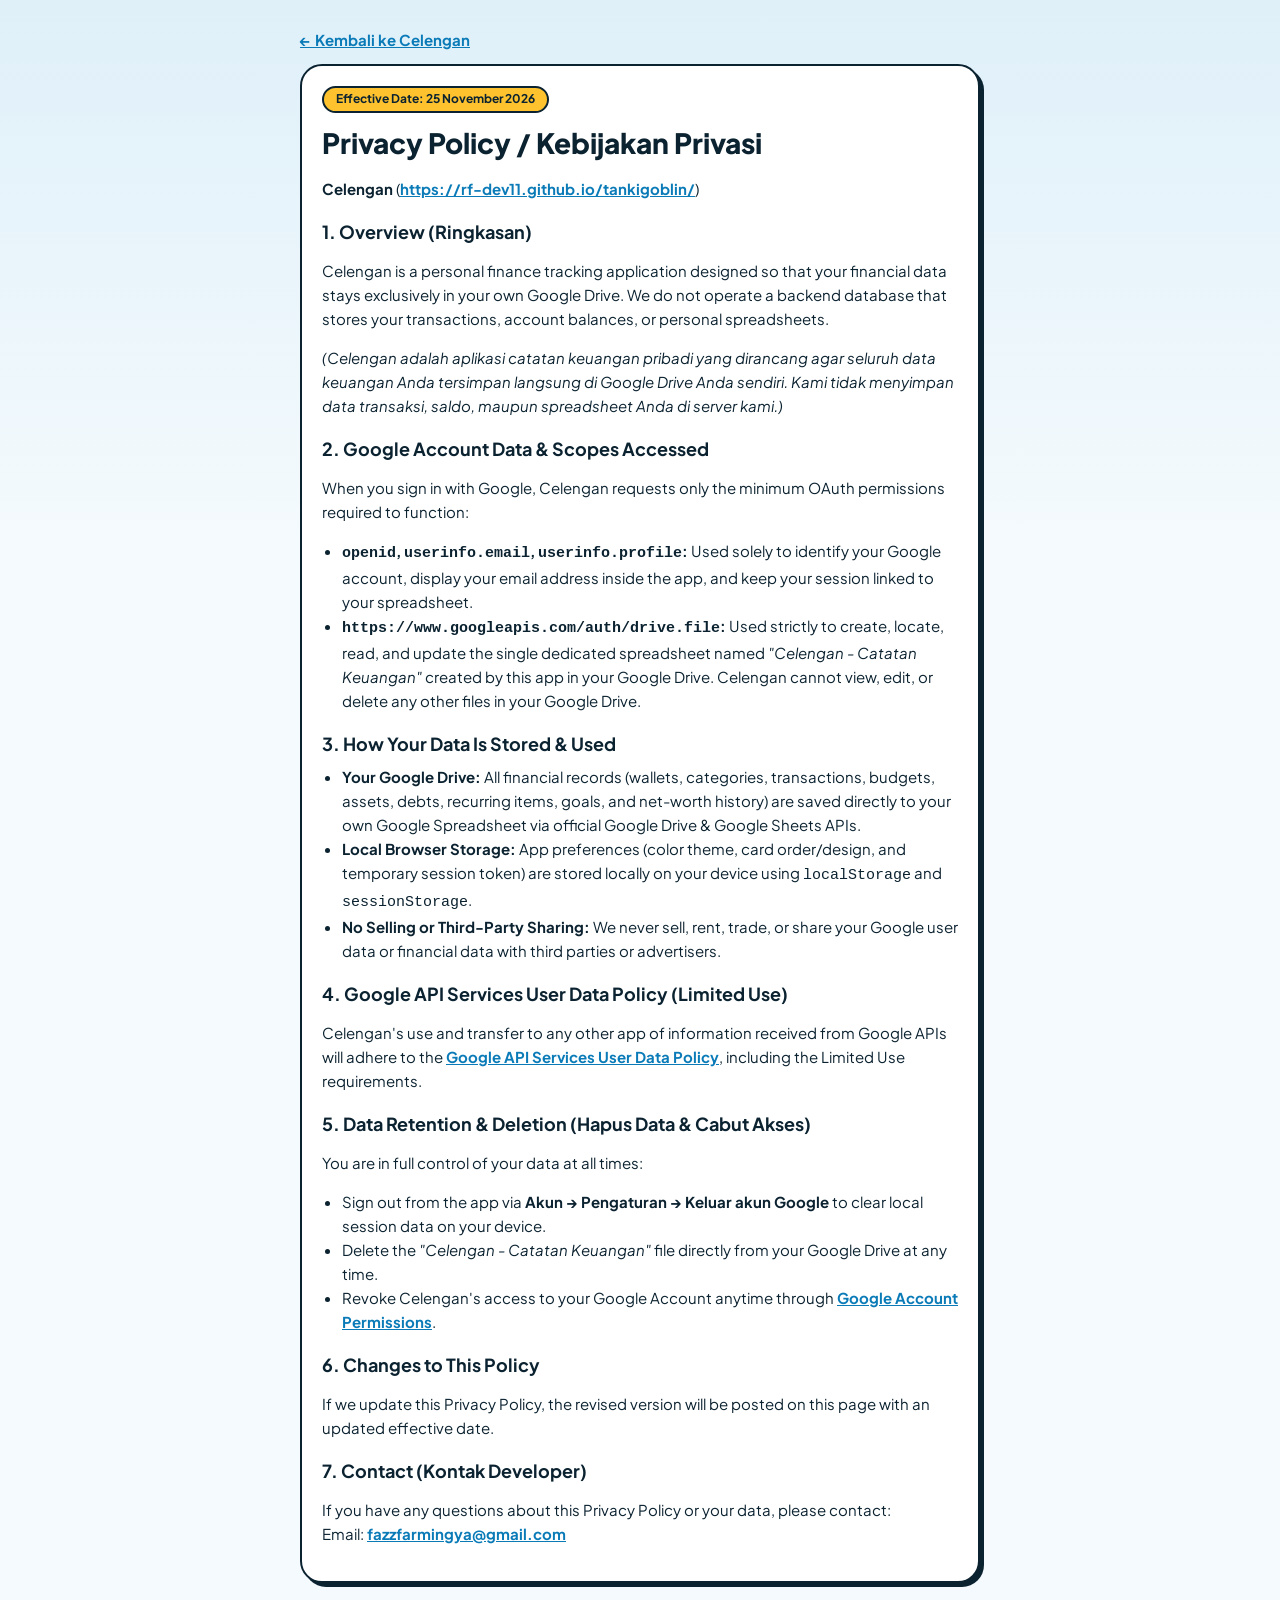
<file: privacy.html>
<!DOCTYPE html>
<html lang="id">
<head>
<meta charset="utf-8">
<meta name="viewport" content="width=device-width,initial-scale=1,viewport-fit=cover">
<title>Privacy Policy — Celengan</title>
<link rel="icon" href="icon-192.png">
<link rel="stylesheet" href="tema.css">
<style>
  body{padding:20px 16px 48px}
  .pw{max-width:680px;margin:auto}
  .pc{background:#fff;border:var(--bd);border-radius:22px;box-shadow:var(--sh);padding:20px;margin-bottom:16px}
  h1{margin:0 0 6px;font-size:28px}
  h2{margin:18px 0 8px;font-size:18px}
  p,li{line-height:1.6}
  ul{padding-left:20px;margin:8px 0}
  .tag{display:inline-block;background:var(--y);border:2px solid var(--ink);border-radius:99px;padding:3px 12px;font-size:12px;font-weight:700;margin-bottom:10px}
  a{color:var(--p);font-weight:700}
</style>
</head>
<body>
<div class="pw">
  <p style="margin:0 0 12px"><a href="./">← Kembali ke Celengan</a></p>
  <div class="pc">
    <span class="tag">Effective Date: 25 November 2026</span>
    <h1>Privacy Policy / Kebijakan Privasi</h1>
    <p class="mt"><strong>Celengan</strong> (<a href="https://rf-dev11.github.io/tankigoblin/">https://rf-dev11.github.io/tankigoblin/</a>)</p>

    <h2>1. Overview (Ringkasan)</h2>
    <p>Celengan is a personal finance tracking application designed so that your financial data stays exclusively in your own Google Drive. We do not operate a backend database that stores your transactions, account balances, or personal spreadsheets.</p>
    <p class="mt"><em>(Celengan adalah aplikasi catatan keuangan pribadi yang dirancang agar seluruh data keuangan Anda tersimpan langsung di Google Drive Anda sendiri. Kami tidak menyimpan data transaksi, saldo, maupun spreadsheet Anda di server kami.)</em></p>

    <h2>2. Google Account Data &amp; Scopes Accessed</h2>
    <p>When you sign in with Google, Celengan requests only the minimum OAuth permissions required to function:</p>
    <ul>
      <li><strong><code>openid</code>, <code>userinfo.email</code>, <code>userinfo.profile</code>:</strong> Used solely to identify your Google account, display your email address inside the app, and keep your session linked to your spreadsheet.</li>
      <li><strong><code>https://www.googleapis.com/auth/drive.file</code>:</strong> Used strictly to create, locate, read, and update the single dedicated spreadsheet named <em>"Celengan - Catatan Keuangan"</em> created by this app in your Google Drive. Celengan cannot view, edit, or delete any other files in your Google Drive.</li>
    </ul>

    <h2>3. How Your Data Is Stored &amp; Used</h2>
    <ul>
      <li><strong>Your Google Drive:</strong> All financial records (wallets, categories, transactions, budgets, assets, debts, recurring items, goals, and net-worth history) are saved directly to your own Google Spreadsheet via official Google Drive &amp; Google Sheets APIs.</li>
      <li><strong>Local Browser Storage:</strong> App preferences (color theme, card order/design, and temporary session token) are stored locally on your device using <code>localStorage</code> and <code>sessionStorage</code>.</li>
      <li><strong>No Selling or Third-Party Sharing:</strong> We never sell, rent, trade, or share your Google user data or financial data with third parties or advertisers.</li>
    </ul>

    <h2>4. Google API Services User Data Policy (Limited Use)</h2>
    <p>Celengan's use and transfer to any other app of information received from Google APIs will adhere to the <a href="https://developers.google.com/terms/api-data-policy" target="_blank" rel="noopener">Google API Services User Data Policy</a>, including the Limited Use requirements.</p>

    <h2>5. Data Retention &amp; Deletion (Hapus Data &amp; Cabut Akses)</h2>
    <p>You are in full control of your data at all times:</p>
    <ul>
      <li>Sign out from the app via <strong>Akun → Pengaturan → Keluar akun Google</strong> to clear local session data on your device.</li>
      <li>Delete the <em>"Celengan - Catatan Keuangan"</em> file directly from your Google Drive at any time.</li>
      <li>Revoke Celengan's access to your Google Account anytime through <a href="https://myaccount.google.com/permissions" target="_blank" rel="noopener">Google Account Permissions</a>.</li>
    </ul>

    <h2>6. Changes to This Policy</h2>
    <p>If we update this Privacy Policy, the revised version will be posted on this page with an updated effective date.</p>

    <h2>7. Contact (Kontak Developer)</h2>
    <p>If you have any questions about this Privacy Policy or your data, please contact:<br>
    Email: <a href="mailto:fazzfarmingya@gmail.com">fazzfarmingya@gmail.com</a></p>
  </div>
</div>
</body>
</html>
</file>
<file: tema.css>
@import url('https://fonts.googleapis.com/css2?family=Plus+Jakarta+Sans:wght@400;500;600;700;800&display=swap');
:root{--ink:#0b2230;--bg:#eef7fc;--c:#fff;--c2:#dcedf7;--t:#0b2230;--m:#5a7685;--g:#0a9d7a;--gd:#fdc22e;--y:#fdc22e;--r:#e0391b;--l:#dcedf7;--pos:#0a9d7a;--p:#0b7bb8;--hf:#fff;--bd:2.5px solid var(--ink);--sh:4px 4px 0 var(--ink);color-scheme:light}
[data-tema=laut]{--p:#0b7bb8}[data-tema=hijau]{--p:#9dc03f;--hf:var(--ink)}[data-tema=biru]{--p:#5b96ea}[data-tema=oranye]{--p:#f4694b}[data-tema=kuning]{--p:#f2b233;--hf:var(--ink)}[data-tema=pink]{--p:#f58ac0;--hf:var(--ink)}[data-tema=ungu]{--p:#a58bf0}[data-tema=tosca]{--p:#3fd0c0;--hf:var(--ink)}[data-tema=merah]{--p:#e8453c}[data-tema=krem]{--p:#e6dfc8;--hf:var(--ink)}
body{background:linear-gradient(#dff0f9,#f4fafd 60%) fixed,#f4fafd;color:var(--t);font:15px/1.4 "Plus Jakarta Sans",system-ui,sans-serif;padding-bottom:calc(112px + env(safe-area-inset-bottom))}
h1{font-weight:800}
.in,.it small.in{color:var(--g)}.out,.it small.out{color:var(--r)}.warn,.it small.warn{color:#b86e00}
.chip{background:#fff;color:var(--ink);border:2px solid var(--ink);font-weight:600}
.chip.on{background:var(--y);color:var(--ink);box-shadow:2px 2px 0 var(--ink)}
.hero{background:var(--p);color:var(--hf);border:var(--bd);border-radius:26px;box-shadow:var(--sh)}
.hero:before{background:#ffffff22}
.eye{background:#fff;color:var(--ink);border:2px solid var(--ink)}
.pp div{background:#fff;color:var(--ink);border:2px solid var(--ink);-webkit-backdrop-filter:none;backdrop-filter:none}
.pp div:first-child{background:var(--y)}.pp div:last-child{background:#5ce1d0}
.card,.grp{background:#fff;border:var(--bd);border-radius:22px;box-shadow:var(--sh)}
.grp{margin-bottom:8px}
.card[onclick]:active{background:#eaf5fb;transform:translate(2px,2px);box-shadow:2px 2px 0 var(--ink)}
.grp>.it+.it,.row2+.row2{border-top:2px solid #0b22301f}
.row2:active{background:var(--c2)}
.fr{border-bottom:2px solid #0b223022}
.ic{border:2px solid var(--ink);color:var(--ink)}
.pie{border:2.5px solid var(--ink)}.pie:after{background:#fff;border:2px solid var(--ink)}
.bars i{background:var(--r);border:2px solid var(--ink)}
.stk{background:var(--c2);border:2px solid var(--ink);height:12px}
.dot{border:1.5px solid var(--ink)}
nav{background:#fff;border:var(--bd);border-radius:28px;box-shadow:var(--sh);left:12px;right:12px;bottom:calc(12px + env(safe-area-inset-bottom));width:auto;padding:6px;gap:2px;-webkit-backdrop-filter:none;backdrop-filter:none}
nav button{color:var(--m);font-weight:600;border-radius:22px;border:2px solid transparent}
nav .on{background:var(--y);color:var(--ink);border-color:var(--ink);font-weight:800}
.fab{background:var(--y);color:var(--ink);border:var(--bd);box-shadow:var(--sh);bottom:calc(100px + env(safe-area-inset-bottom));font-weight:700}
.md{background:var(--bg)}
.mh{background:var(--p);color:var(--hf);border-bottom:var(--bd);border-radius:0 0 26px 26px}
.mh .x{color:var(--hf)}
.seg{background:#fff;border:2px solid var(--ink)}.seg button{color:var(--ink);font-weight:600}
.seg .on{background:var(--y);color:var(--ink);box-shadow:none;border:2px solid var(--ink)}
.amt{color:var(--hf)}.amt::placeholder{color:var(--hf);opacity:.5}
.ch{background:#fff;color:var(--ink);border:2px solid var(--ink)}.ch.on{background:var(--y);border-color:var(--ink);color:var(--ink)}
.sv{background:var(--ink);color:#fff;border:var(--bd);box-shadow:3px 3px 0 var(--y)}
.x{color:var(--r)}.bk{color:var(--ink);font-weight:700}
.fr select option,.fr select optgroup{background:#fff;color:var(--ink)}
.sw i{background:#b9c9d3;border:2px solid var(--ink)}
.sw i:after{left:2px;top:2px;width:20px;height:20px;border:2px solid var(--ink)}
.sw input:checked+i{background:var(--g)}.sw input:checked+i:after{transform:translateX(20px)}
.kp button{background:#fff;color:var(--ink);border:var(--bd);box-shadow:3px 3px 0 var(--ink)}
.kp button:active{background:var(--y)}.kp .ok{background:var(--y);color:var(--ink)}
.dots i{border-color:var(--ink)}.dots i.f{background:var(--ink);border-color:var(--ink)}
.ts{background:#fff;color:var(--ink);border:var(--bd);box-shadow:var(--sh)}.ts.ok{color:var(--g)}.ts.bad{color:var(--r)}
/* kelas yang dipakai JS */
.mi{width:20px;height:20px;border-radius:7px;border:1.5px solid var(--ink);object-fit:cover;display:inline-grid;place-items:center;font-weight:700;font-size:11px;line-height:1;font-style:normal;color:#fff;flex:none;vertical-align:middle}
.bm{display:inline-flex;align-items:center;gap:6px;vertical-align:middle}
.pk{background:var(--c2);color:var(--ink);border:2px solid var(--ink);border-radius:12px;padding:6px 10px;font:inherit;font-weight:600}
.pl{position:fixed;inset:0;z-index:40;background:#0b223099;display:flex;align-items:flex-end;justify-content:center}
.plb{width:min(520px,100%);max-height:72vh;overflow:auto;background:var(--bg);border:var(--bd);border-radius:24px 24px 0 0;padding:14px 14px calc(16px + env(safe-area-inset-bottom))}
.po{display:flex;align-items:center;gap:10px;width:100%;background:#fff;color:var(--ink);border:2px solid var(--ink);border-radius:14px;padding:10px 12px;margin:6px 0;font:inherit}
.po.on{background:var(--y)}.po .g{flex:1;text-align:left;font-weight:600}
.srch{width:100%;flex:1;min-width:0;background:#fff;color:var(--ink);border:2px solid var(--ink);border-radius:12px;padding:10px 12px;font:inherit}
.ld{text-align:center;padding:40px 16px}.ld iframe{width:100%;height:220px;border:var(--bd);border-radius:20px;margin-top:12px}
.tg{display:grid;grid-template-columns:repeat(3,1fr);gap:10px}
.tc{height:64px;border:var(--bd);border-radius:16px;box-shadow:3px 3px 0 var(--ink);color:var(--ink);font:inherit;font-weight:700;display:flex;flex-direction:column;align-items:center;justify-content:center}
.day.tot{text-transform:none;margin-top:-4px}
/* menu Dompet (kartu bertumpuk) */
.wh{margin:14px 4px 10px}.wh b{font-size:18px}
.rb{width:40px;height:40px;margin-left:8px;background:#fff;color:var(--ink);border:2px solid var(--ink);border-radius:50%;font:inherit;font-size:20px;font-weight:700;box-shadow:2px 2px 0 var(--ink)}
.rb.on{background:var(--y)}
.wi+.wi{margin-top:calc(58px - 63.05%)}.wi.sel+.wi{margin-top:14px}
.wc{aspect-ratio:1.586;border:var(--bd);border-radius:24px;box-shadow:var(--sh);padding:14px 16px;position:relative;overflow:hidden;display:flex;flex-direction:column}
.wt{display:flex;justify-content:space-between;align-items:center;gap:8px}
.wn{display:inline-flex;align-items:center;gap:8px;font-weight:700;background:#ffffff80;border:2px solid var(--ink);border-radius:99px;padding:4px 12px 4px 6px;color:var(--ink);min-width:0}
.wb{background:#fff;color:var(--ink);border:2px solid var(--ink);border-radius:99px;padding:4px 12px;font-size:13px}
.wm{display:flex;justify-content:space-between;margin-top:14px;font-size:13px;opacity:.85}
.wnm{margin-top:auto;font-size:26px;font-weight:800;letter-spacing:-.02em}
.wa{display:flex;gap:8px;padding:12px 3px 4px;overflow:hidden;min-height:0}
.wa button{flex:1;background:#fff;color:var(--ink);border:2px solid var(--ink);border-radius:14px;padding:10px 4px;font:inherit;font-size:13px;font-weight:700;box-shadow:2px 2px 0 var(--ink)}
.wr{display:flex;justify-content:space-between;align-items:center;border:var(--bd);border-radius:18px;box-shadow:3px 3px 0 var(--ink);padding:10px 12px;margin-bottom:12px}
.wa2 button{width:40px;height:40px;margin-left:6px;background:#fff;color:var(--ink);border:2px solid var(--ink);border-radius:12px;font:inherit;font-weight:700}
.wa2 button:disabled{opacity:.35}
.sw2{width:52px;height:52px;border:var(--bd);border-radius:14px;box-shadow:2px 2px 0 var(--ink);font:inherit;font-weight:800;color:var(--ink)}
@media(min-width:700px){nav{left:0;right:0;margin:0 auto;width:min(calc(100% - 48px),480px)}.fab{bottom:calc(112px + env(safe-area-inset-bottom))}body{padding-bottom:calc(140px + env(safe-area-inset-bottom))}}
@media(min-width:1024px){body{padding-left:120px;padding-bottom:40px}nav{top:12px;bottom:12px;left:12px;right:auto;margin:0;width:96px;flex-direction:column;justify-content:center;gap:8px}nav button{flex:none;min-height:68px}.fab{bottom:32px}}
/* gaya tampilan: neo = bawaan; flat dan kaca dipilih di Pengaturan > Gaya tampilan */
[data-gaya=flat]{--bg:#f5f7fa;--c2:#e9eef3}
[data-gaya=flat] body{background:#f5f7fa}
[data-gaya=flat] *{border-color:#0b22301a!important;border-width:1px!important;box-shadow:none!important}
[data-gaya=flat] :is(.card,.grp,nav){box-shadow:0 1px 4px #0b223018!important}
[data-gaya=flat] :is(.hero,.mh,.chip.on,nav .on,.seg .on,.ch.on,.po.on){border-color:transparent!important}
[data-gaya=flat] :is(.card,.grp,.hero,.wc,.wr){border-radius:16px}
[data-gaya=kaca]{--bg:#e4f3fb}
[data-gaya=kaca] body{background:radial-gradient(circle at 12% 8%,#7fd8f5aa 0,#0000 42%),radial-gradient(circle at 90% 28%,#fdc22e88 0,#0000 38%),radial-gradient(circle at 25% 92%,#5ce1d099 0,#0000 45%) fixed,#e4f3fb}
[data-gaya=kaca] *{border-color:#ffffffb8!important;border-width:1px!important;box-shadow:none!important}
[data-gaya=kaca] :is(.card,.grp,nav,.ts,.plb,.pk,.po,.srch,.chip,.ch,.seg,.eye){background:#ffffff59;-webkit-backdrop-filter:blur(18px) saturate(160%);backdrop-filter:blur(18px) saturate(160%)}
[data-gaya=kaca] :is(.card,.grp,nav,.wc,.hero){box-shadow:0 8px 28px #0b22301f!important}
[data-gaya=kaca] .hero{background:color-mix(in srgb,var(--p) 82%,#0000)}
[data-gaya=kaca] :is(.chip.on,.ch.on,.po.on,nav .on){background:#fdc22ecc}
[data-gaya=kaca] :is(.card,.grp,.hero,.wc,.wr,nav){border-radius:24px}
/* tampilan kartu seperti kartu kredit */
.wch{display:flex;align-items:center;gap:12px;margin-top:auto}
.wch svg{opacity:.8}
.chip2{width:44px;height:33px;border-radius:7px;border:1.5px solid #0b223055;background:repeating-linear-gradient(90deg,#0000 0 10px,#0b223033 10px 11px),linear-gradient(135deg,#f3d98b,#c9a24a)}
.wno{margin-top:8px;font-size:clamp(14px,4.4vw,19px);font-weight:600;letter-spacing:.12em;text-shadow:0 1px 0 #ffffff55,0 -1px 0 #0000002e}
.wbt{display:flex;justify-content:space-between;align-items:flex-end;margin-top:8px}
.wbt .wnm{margin:0;font-size:22px}
.wbt small{opacity:.85;font-size:12px;letter-spacing:.06em;text-transform:uppercase}
.wc.wimg{color:#fff!important}
.wc.wimg:after{content:"";position:absolute;left:0;right:0;bottom:0;height:58%;background:linear-gradient(#0000,#000000a6);pointer-events:none}
.wc.wimg>*{position:relative;z-index:1}
.wc.wimg .wno,.wc.wimg .wbt{text-shadow:0 1px 3px #0009}
/* animasi buka tutup kartu */
.wc{isolation:isolate}
.wi{transition:margin-top .5s var(--ease)}
.wax{display:grid;grid-template-rows:0fr;opacity:0;visibility:hidden;transition:grid-template-rows .5s var(--ease),opacity .35s,visibility 0s .5s}
.wi.sel .wax{grid-template-rows:1fr;opacity:1;visibility:visible;transition-delay:0s}
/* login Google & profil */
.gbtn{width:100%;display:flex;align-items:center;justify-content:center;gap:10px;background:#fff;color:var(--ink);border:var(--bd);border-radius:16px;padding:14px 16px;font:inherit;font-size:16px;font-weight:700;box-shadow:var(--sh);min-height:52px;cursor:pointer}
.gbtn:active{transform:translate(2px,2px);box-shadow:2px 2px 0 var(--ink)}
.gbtn:disabled{opacity:.6;cursor:wait}
.upill{display:inline-flex;align-items:center;gap:8px;background:#fff;color:var(--ink);border:2px solid var(--ink);border-radius:99px;padding:4px 12px;font-size:12px;font-weight:600;margin:8px 0 2px;max-width:100%;overflow:hidden;text-overflow:ellipsis;white-space:nowrap}
.gcfg{text-align:left;background:#fff;border:var(--bd);border-radius:18px;padding:14px;margin:14px 0;box-shadow:3px 3px 0 var(--ink)}
.gcfg input{width:100%;margin:8px 0;background:var(--bg);color:var(--ink);border:2px solid var(--ink);border-radius:10px;padding:9px 10px;font:inherit;font-size:13px}
.lksub{background:none;border:0;color:var(--p);font:inherit;font-size:13px;font-weight:700;padding:6px 10px;margin-top:8px;cursor:pointer}
.hbtn{width:42px;height:42px;flex:none;background:#fff;color:var(--ink);border:2px solid var(--ink);border-radius:50%;font:inherit;font-size:19px;display:grid;place-items:center;box-shadow:2px 2px 0 var(--ink);cursor:pointer}
.bdg{display:inline-block;padding:2px 8px;border-radius:99px;font-size:11px;font-weight:700;border:1.5px solid var(--ink);background:var(--c2);color:var(--ink)}
.bdg.ok{background:#bbf7d0;color:#065f46}.bdg.warn{background:var(--y);color:var(--ink)}.bdg.over{background:#fecaca;color:#991b1b}
</file>
